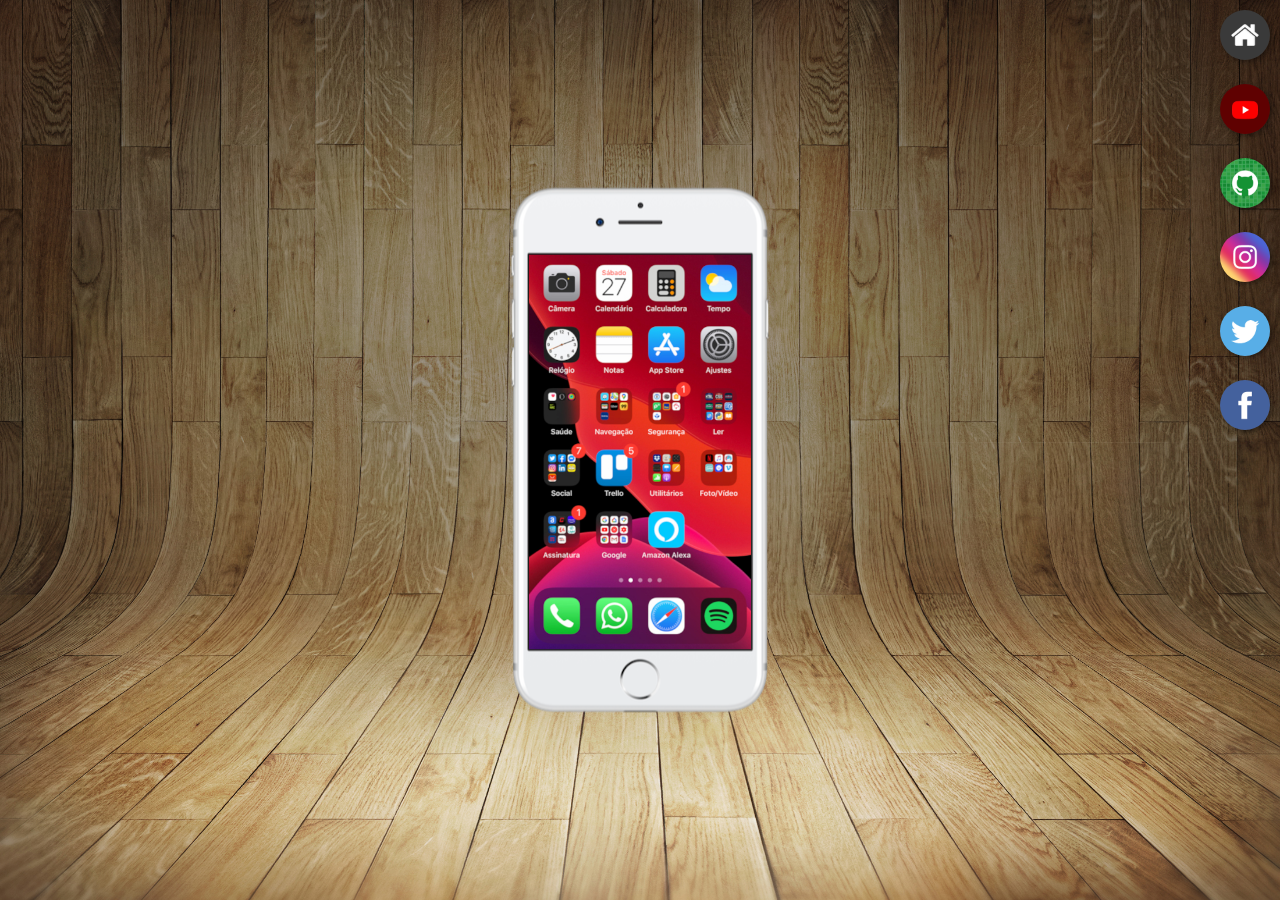
<file: index.html>
<!DOCTYPE html>
<html lang="pt-br">
<head>
    <meta charset="UTF-8">
    <meta http-equiv="X-UA-Compatible" content="IE=edge">
    <meta name="viewport" content="width=device-width, initial-scale=1.0">
    <link rel="shortcut icon" href="favicon.ico" type="image/x-icon">
    <link rel="stylesheet" href="estilos/style.css">
    <title>Projeto Redes Sociais</title>
</head>
<body>
    <main>
        <section id="telefone">
            <iframe src="home.html" name="tela" id="tela" frameborder="0">
                Seu navegador não é compatível com isso. Tente outro navegador
            </iframe>

        </section>

        <section id="redes-sociais">
            <a href="home.html" target="tela"><img src="imagens/logo-home.jpg" alt="Home"></a><br>
            <a href="youtube.html" target="tela"><img src="imagens/logo-youtube.jpg" alt="Youtube"></a><br>
            <a href="github.html" target="tela"><img src="imagens/logo-github.jpg" alt="GitHub"></a><br>
            <a href="instagram.html" target="tela"><img src="imagens/logo-instagram.jpg" alt="Instagram"></a><br>
            <a href="twitter.html" target="tela"><img src="imagens/logo-twitter.jpg" alt="Twitter"></a><br>
            <a href="facebook.html" target="tela"><img src="imagens/logo-facebook.jpg" alt="Facebook"></a>

        </section>
    </main>
    
</body>
</html>
</file>
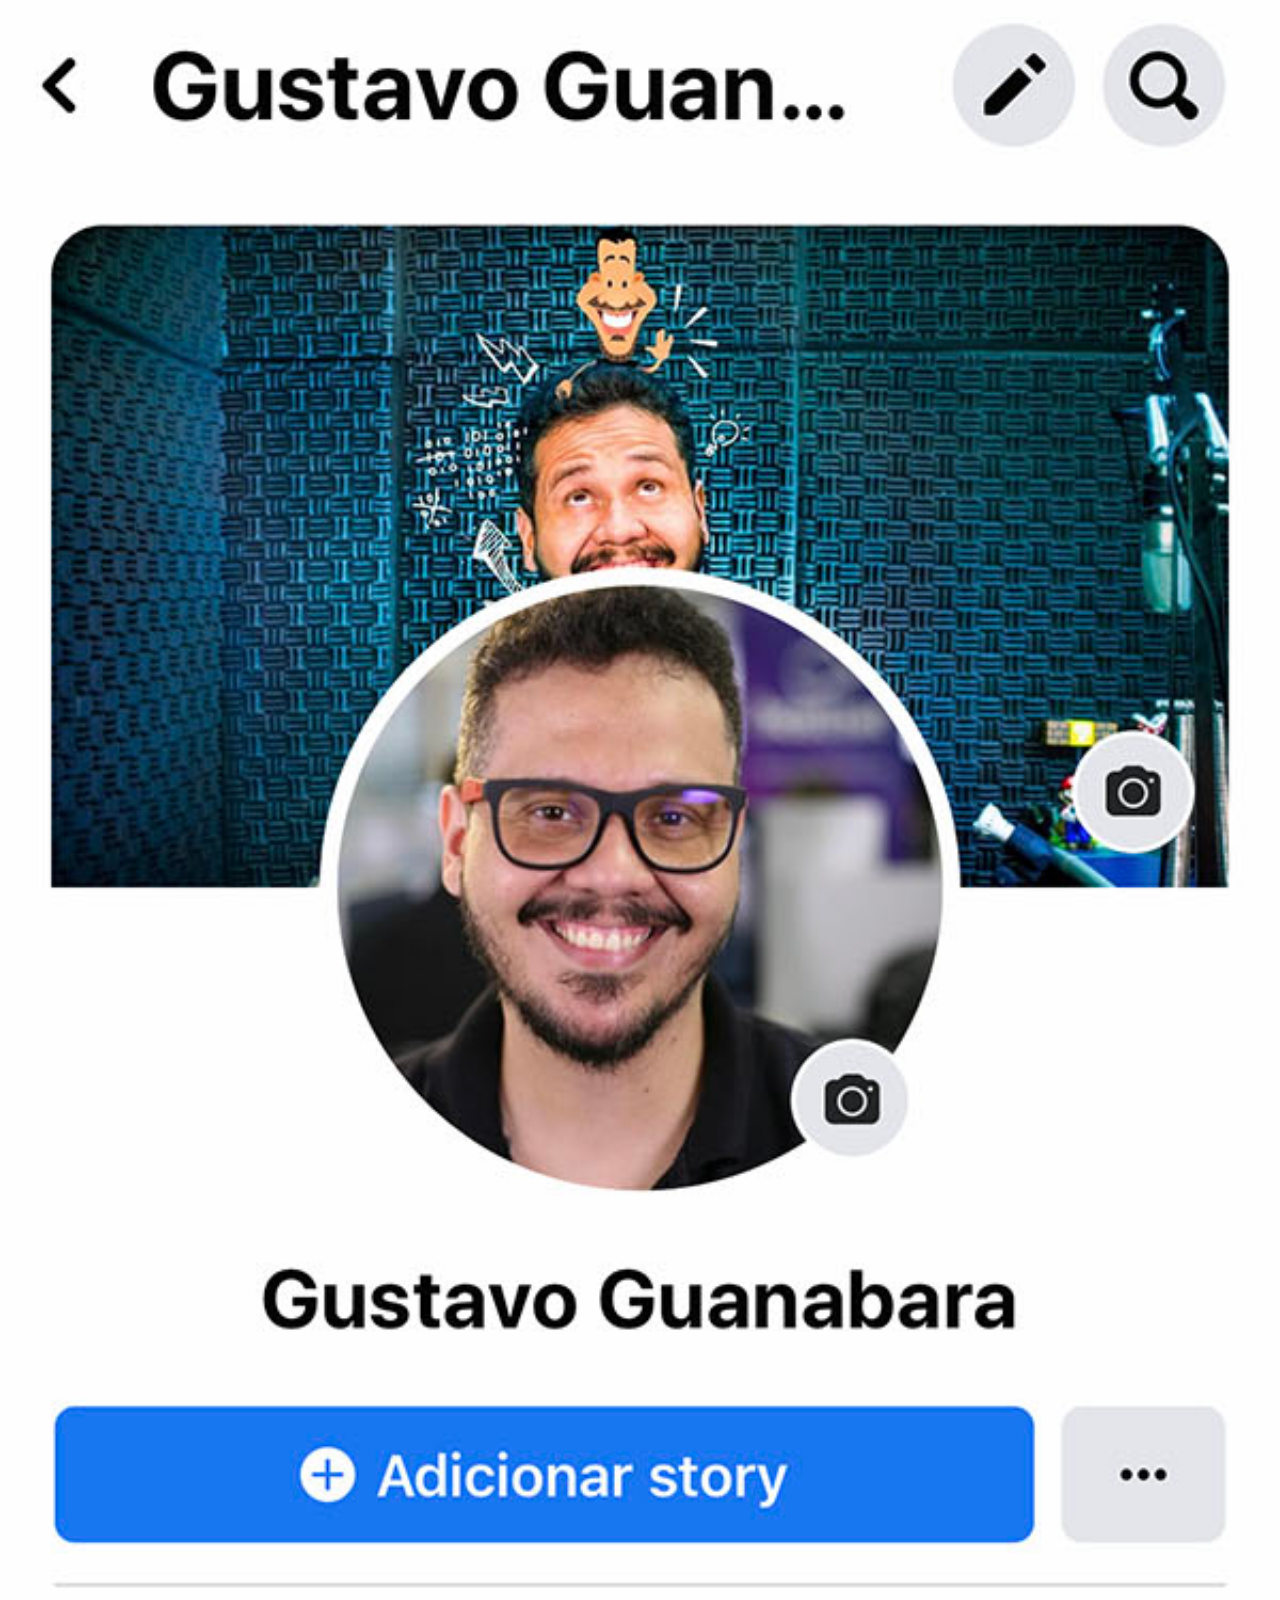
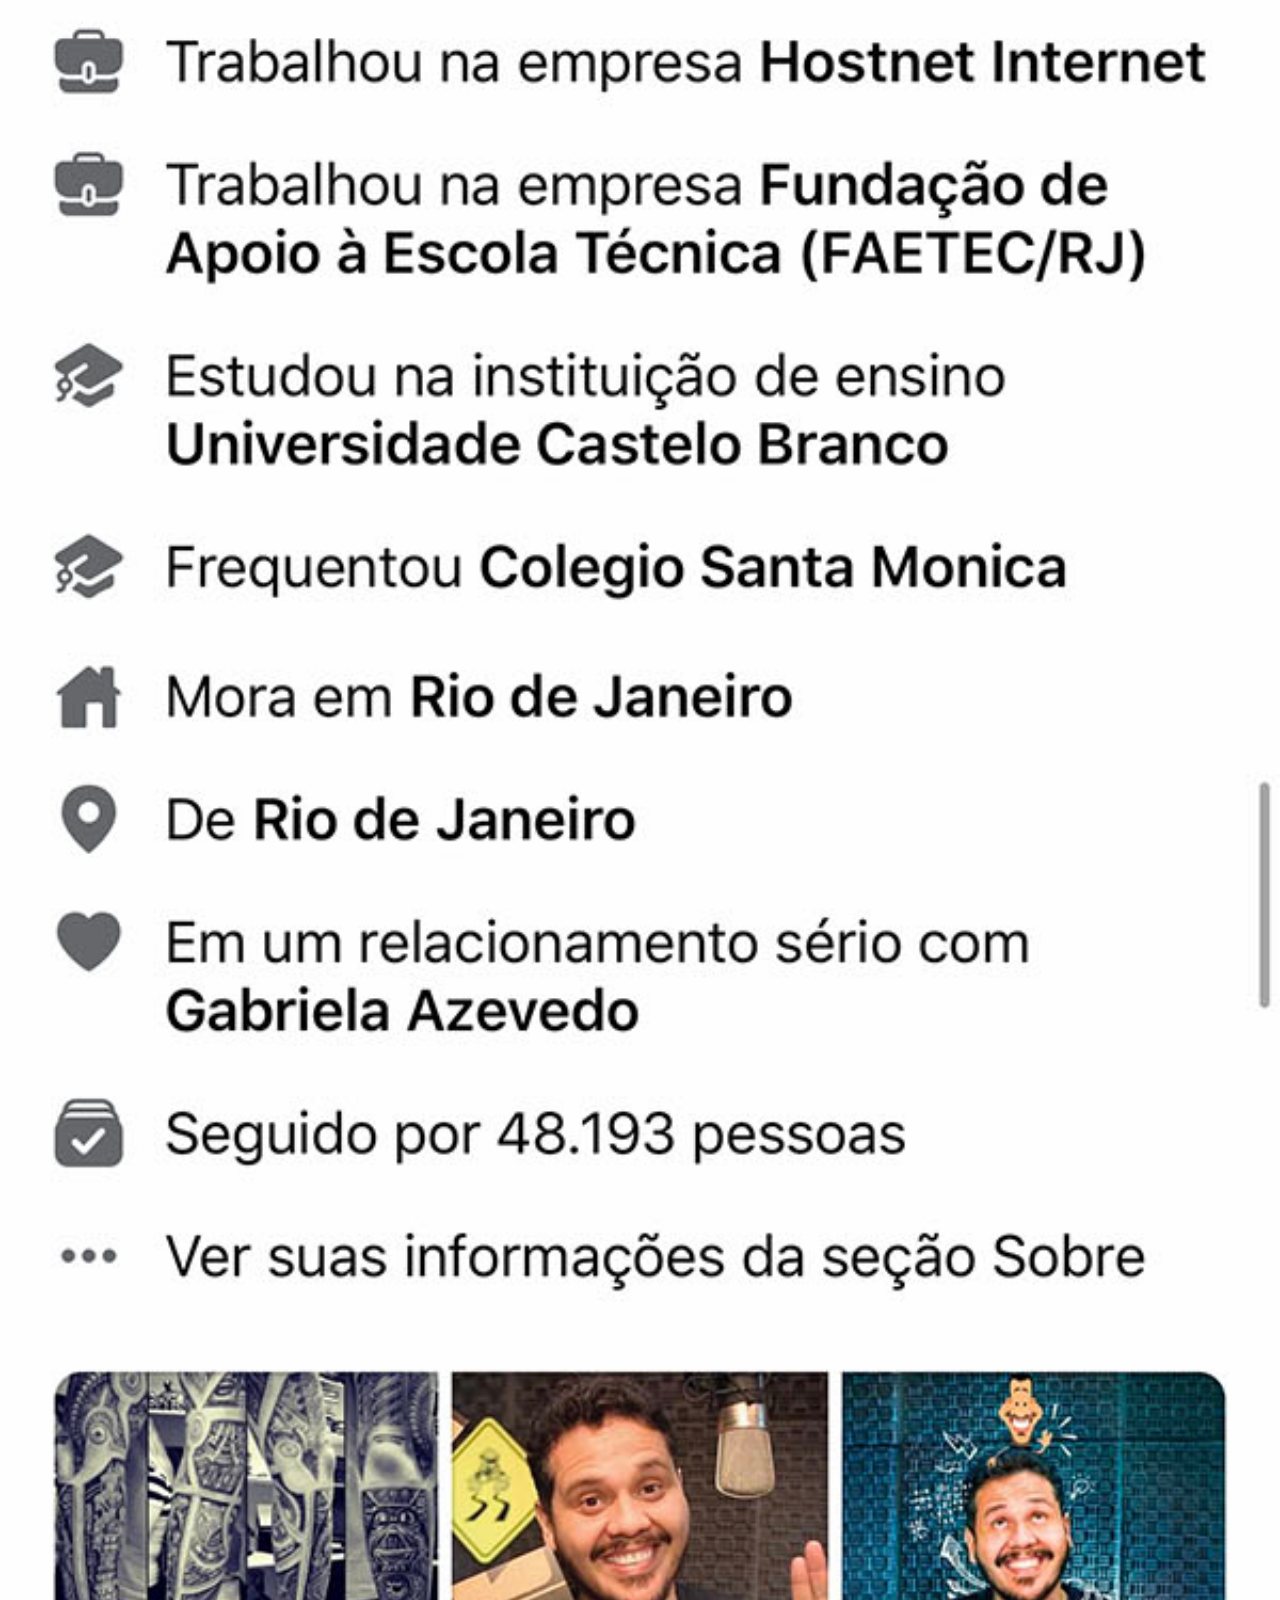
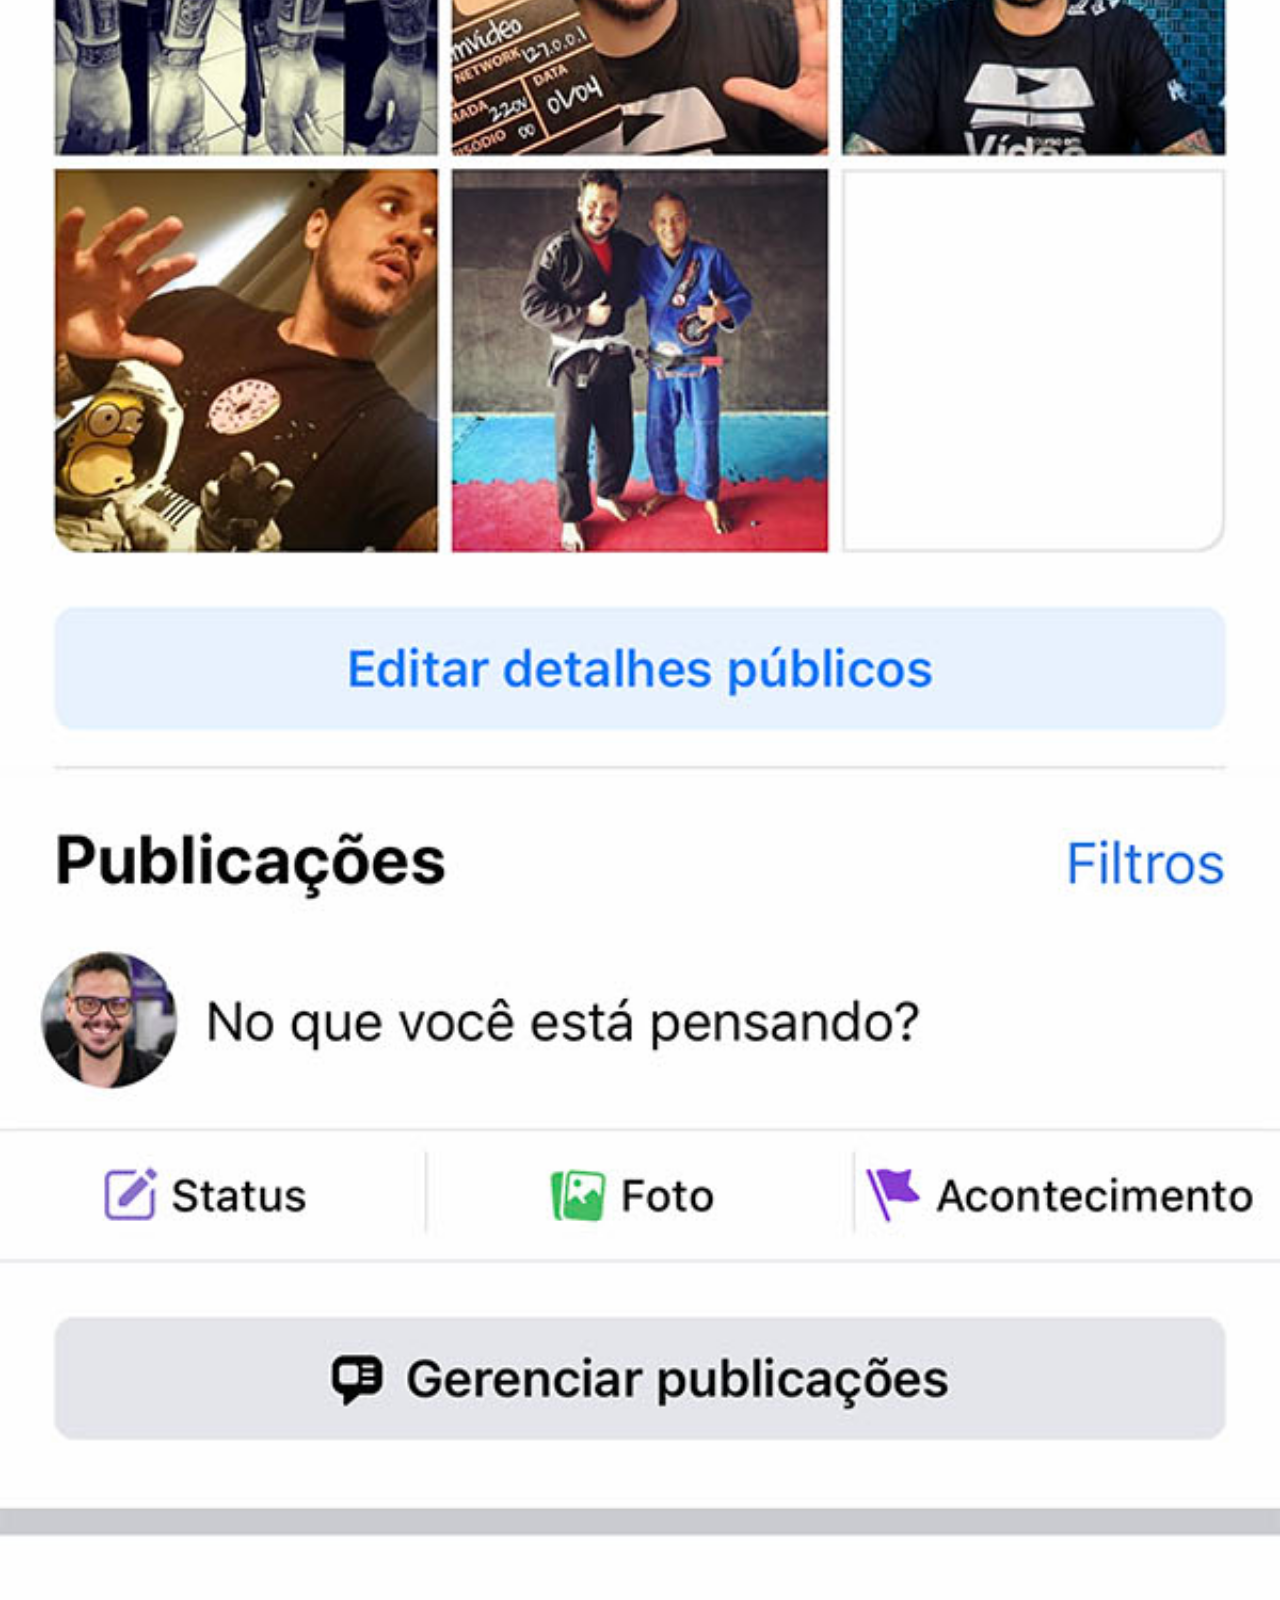
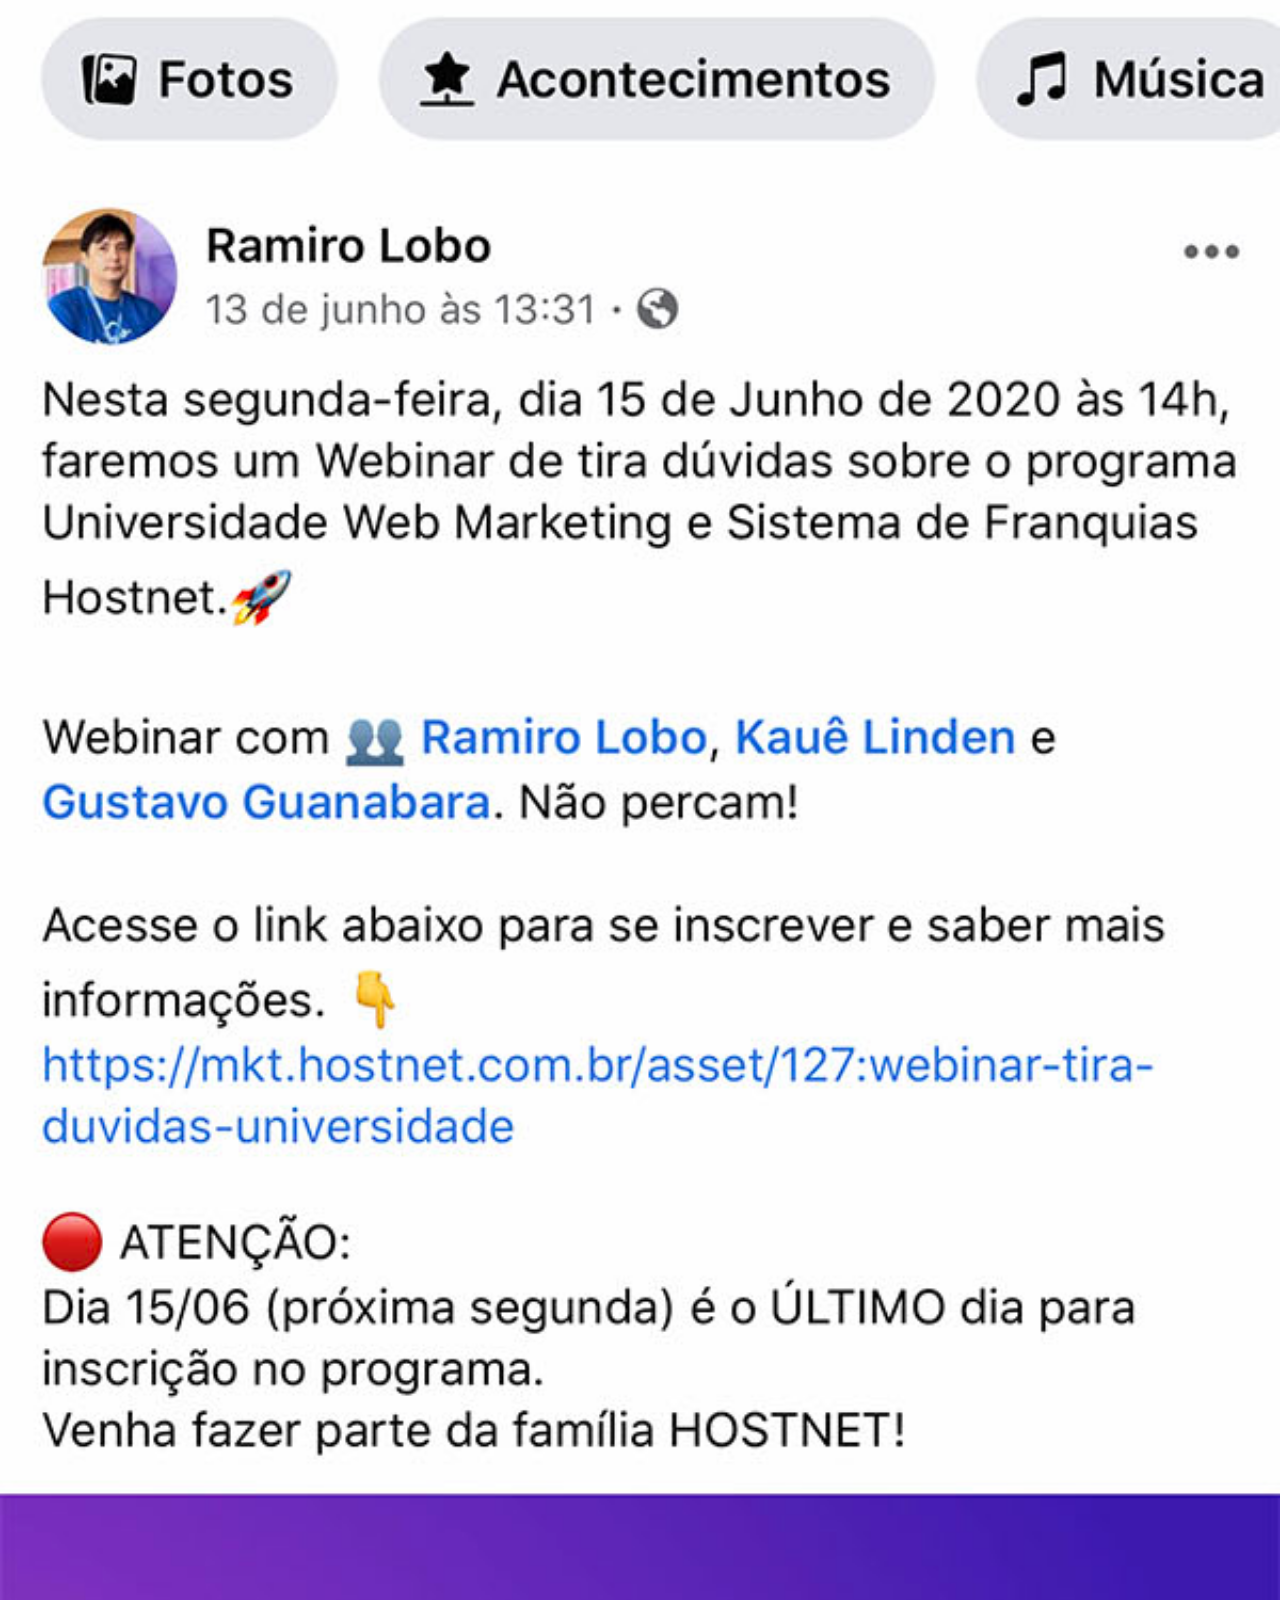
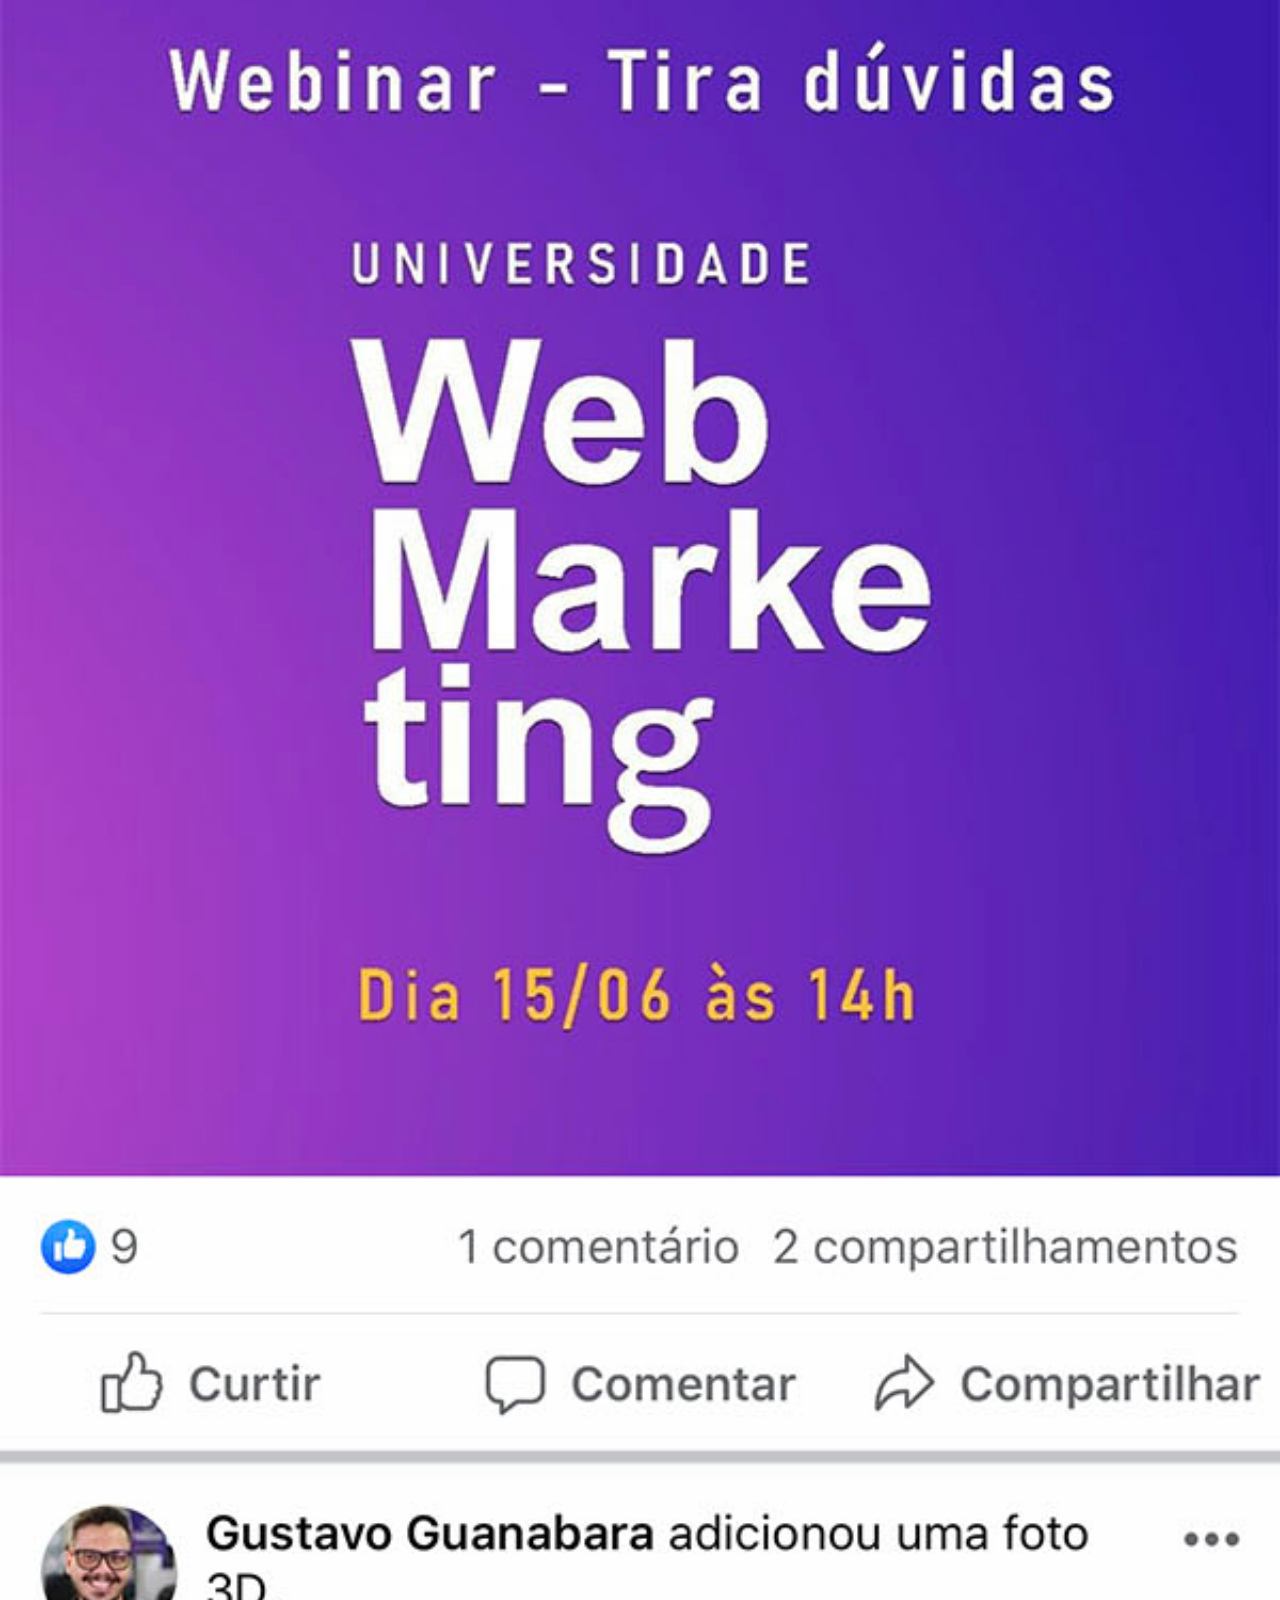
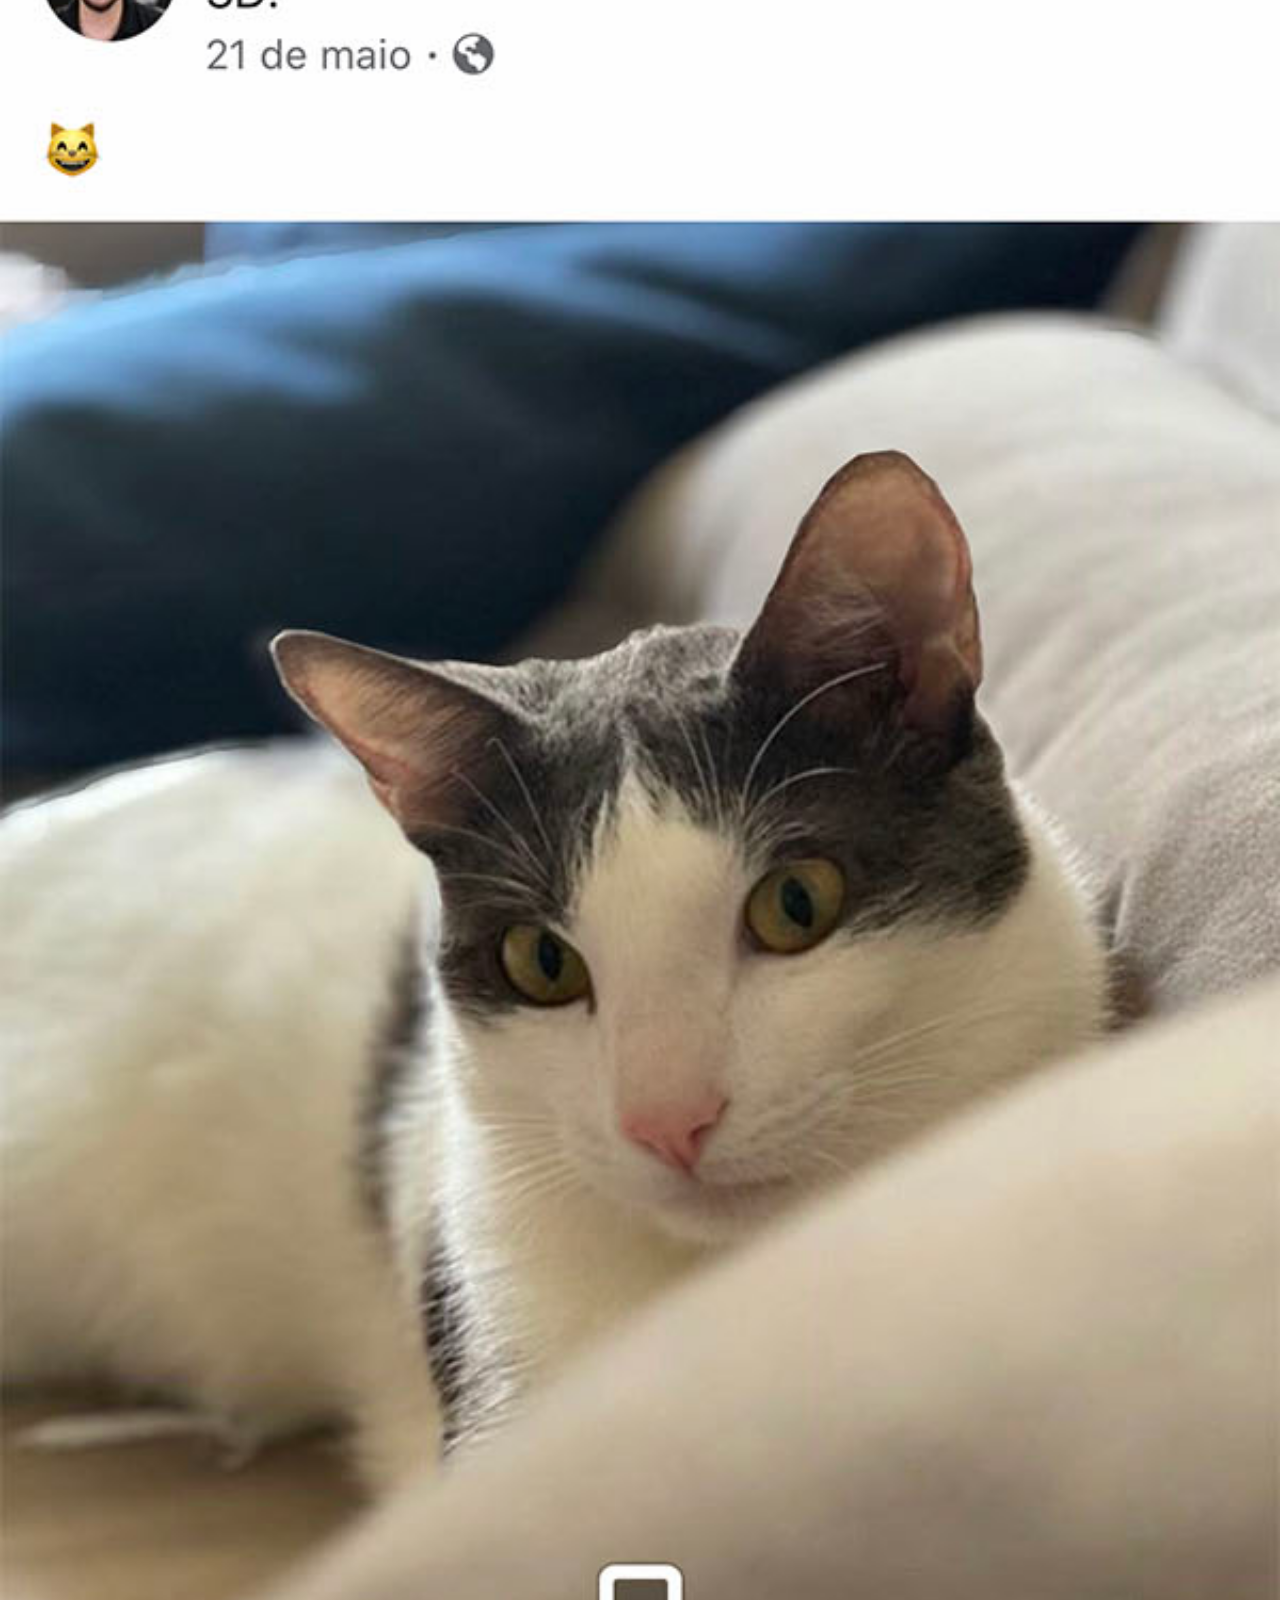
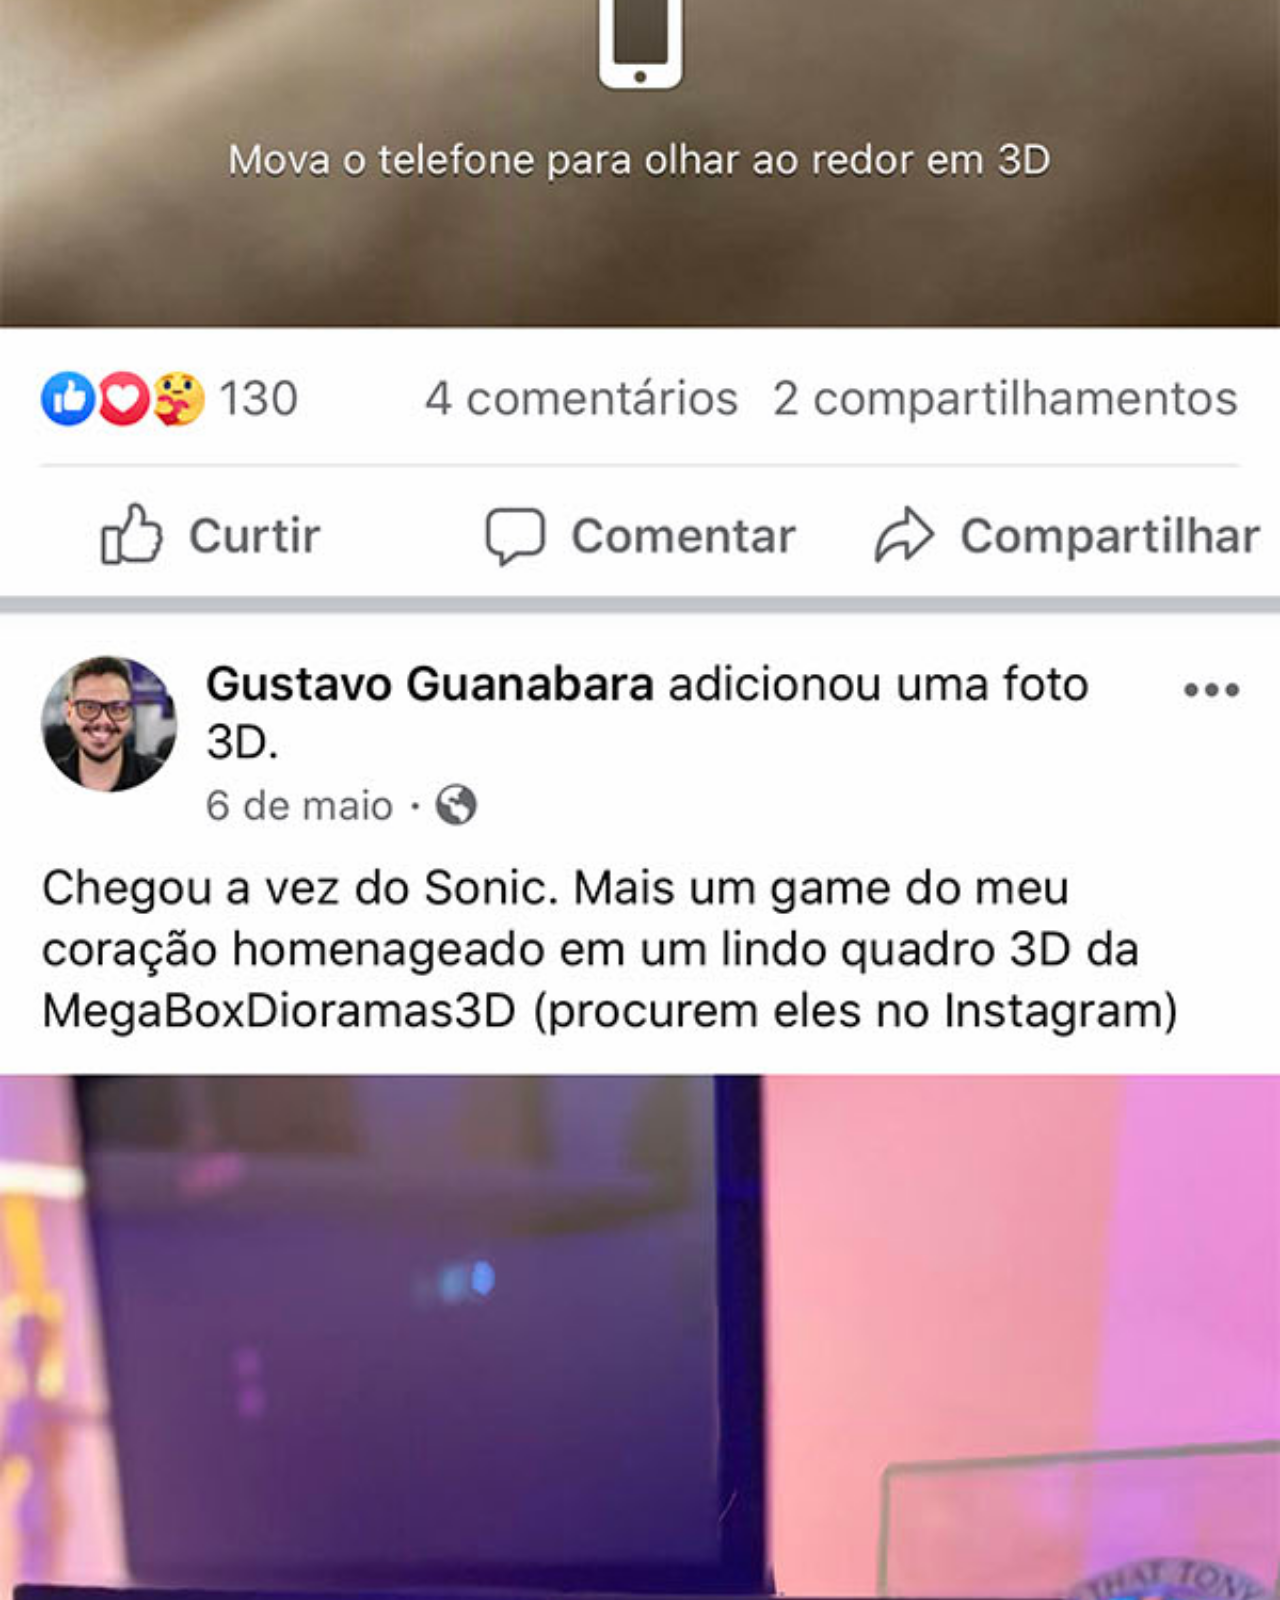
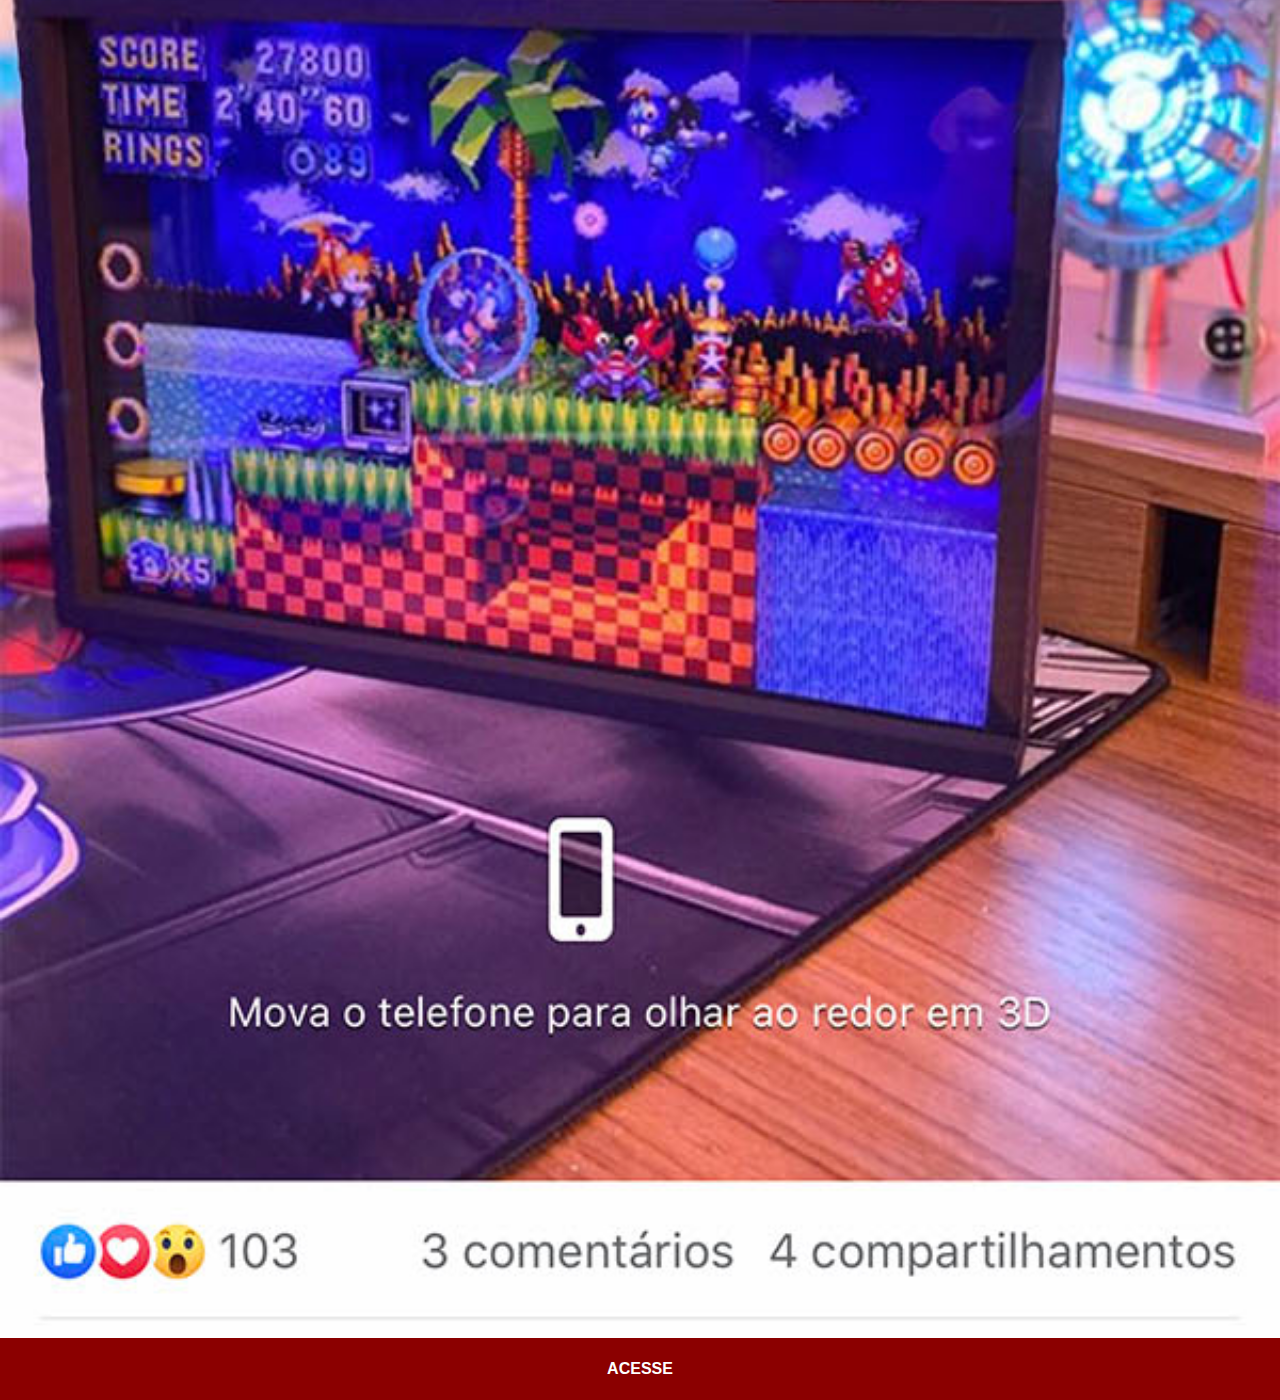
<file: facebook.html>
<!DOCTYPE html>
<html lang="pt-br">
<head>
    <meta charset="UTF-8">
    <meta http-equiv="X-UA-Compatible" content="IE=edge">
    <meta name="viewport" content="width=device-width, initial-scale=1.0">
    <title>Facebook</title>
    <link rel="stylesheet" href="estilos/social.css">
</head>
<body>
    <img src="imagens/tela-facebook.jpg" alt="Facebook">
    <a href="https://eu-es.facebook.com/gustavoguanabara/" target="_blank">ACESSE</a>
    
</body>
</html>
</file>
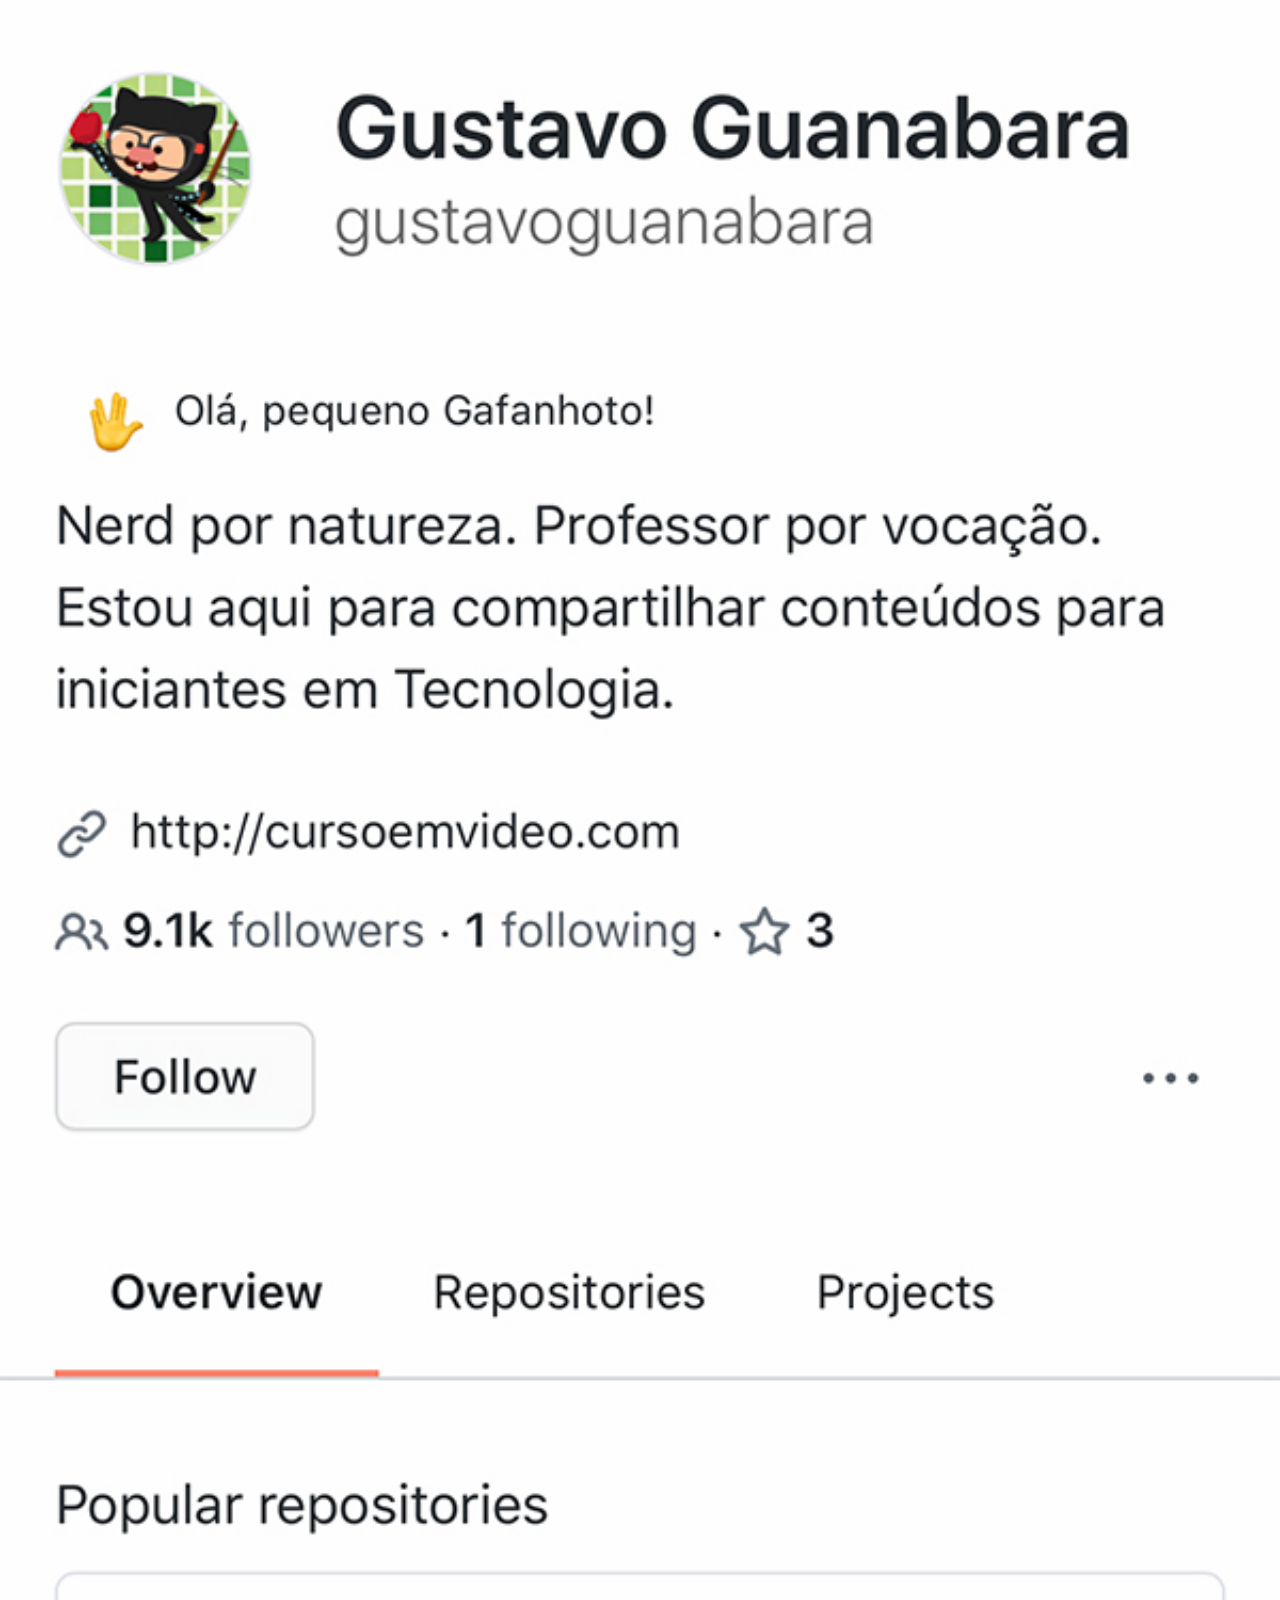
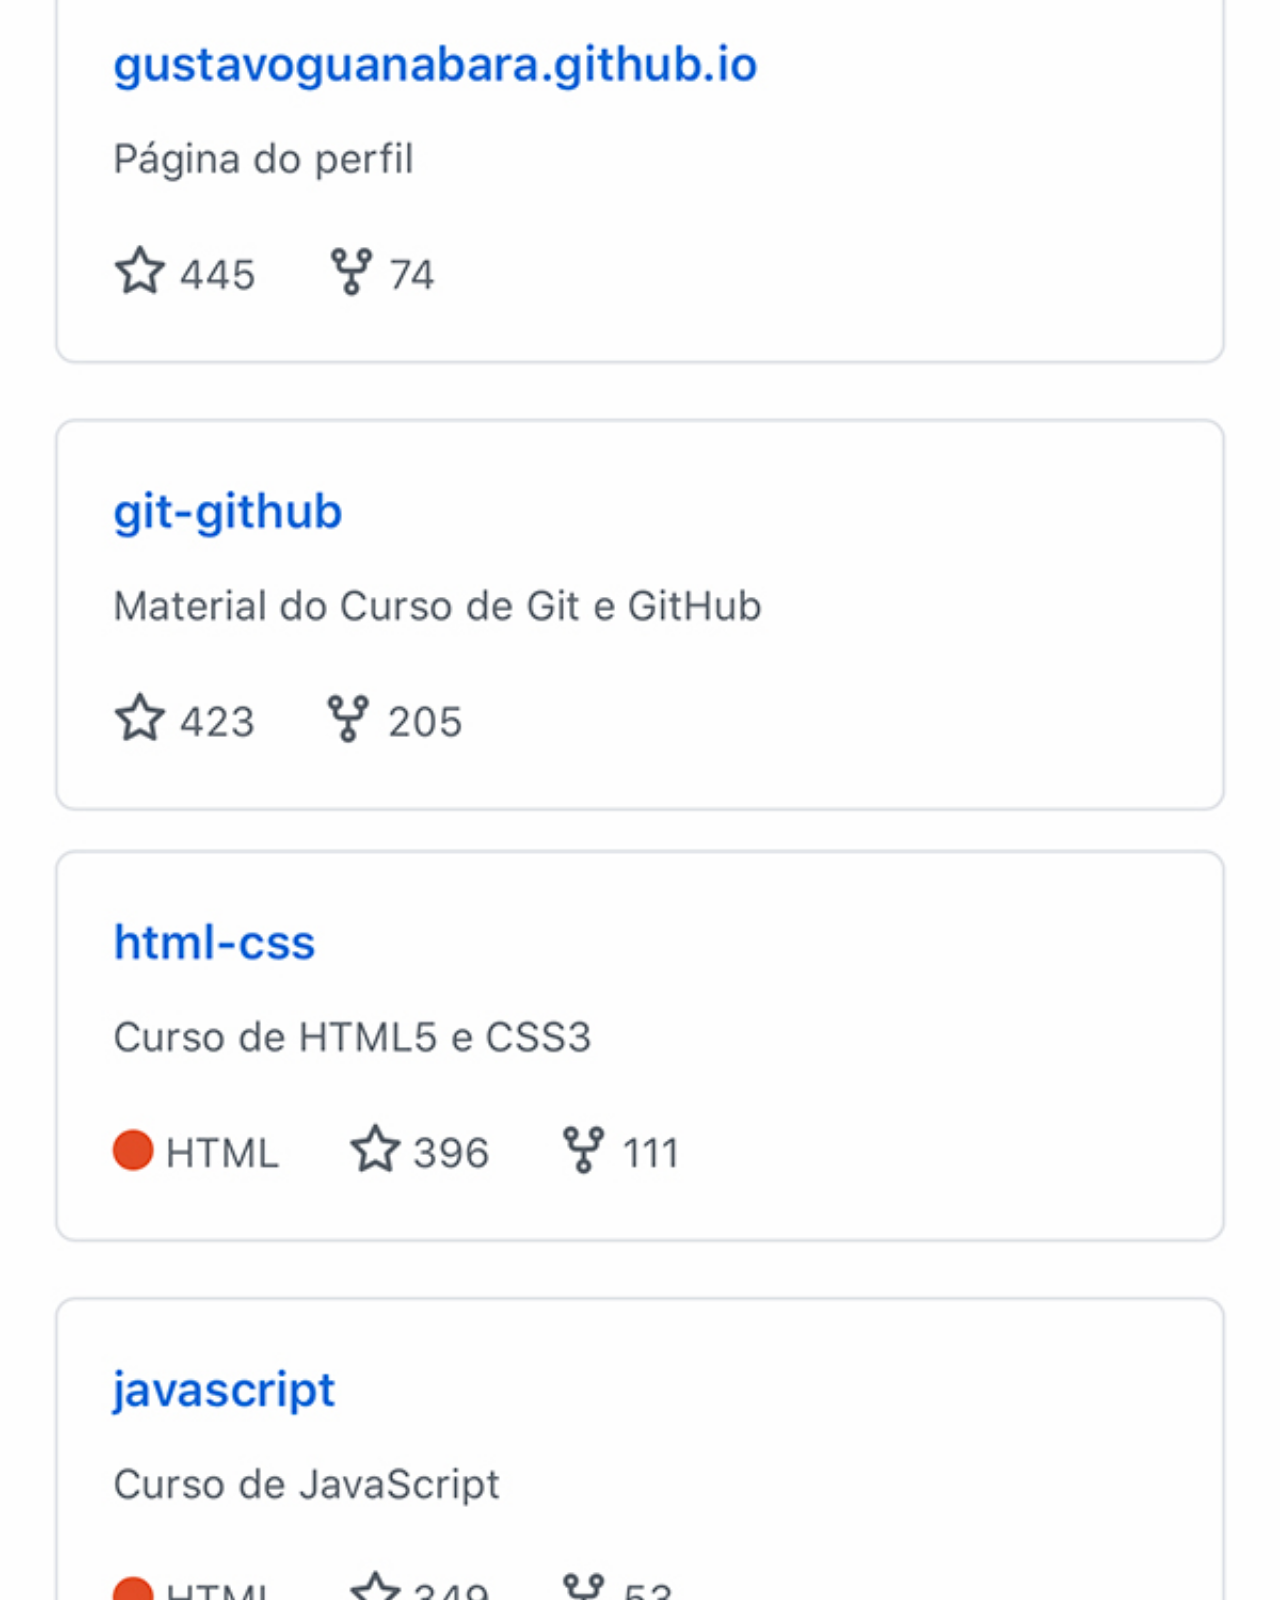
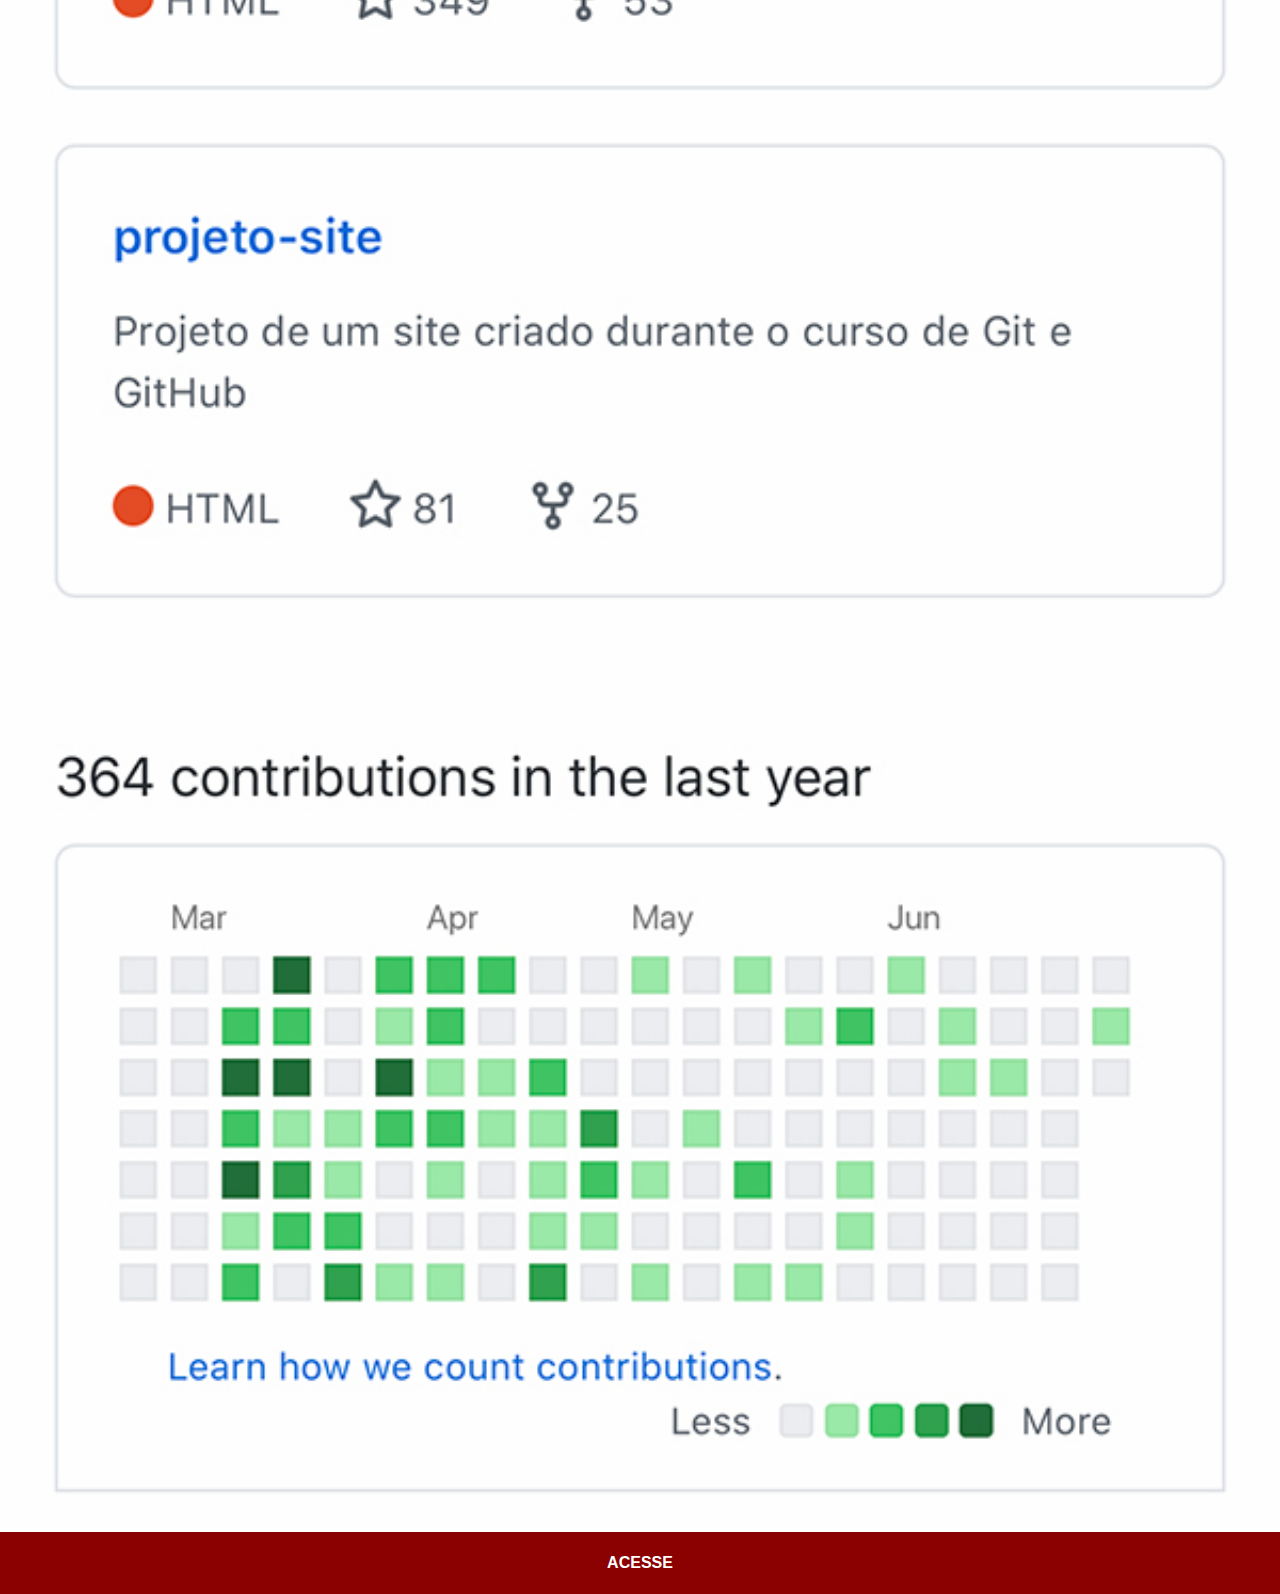
<file: github.html>
<!DOCTYPE html>
<html lang="pt-br">
<head>
    <meta charset="UTF-8">
    <meta http-equiv="X-UA-Compatible" content="IE=edge">
    <meta name="viewport" content="width=device-width, initial-scale=1.0">
    <title>GitHub</title>
    <link rel="stylesheet" href="estilos/social.css">
    
</head>
<body>
    <img src="imagens/tela-github.jpg" alt="GitHub">
    <a href="https://github.com/gustavoguanabara" target="_blank">ACESSE</a>
    
</body>
</html>
</file>
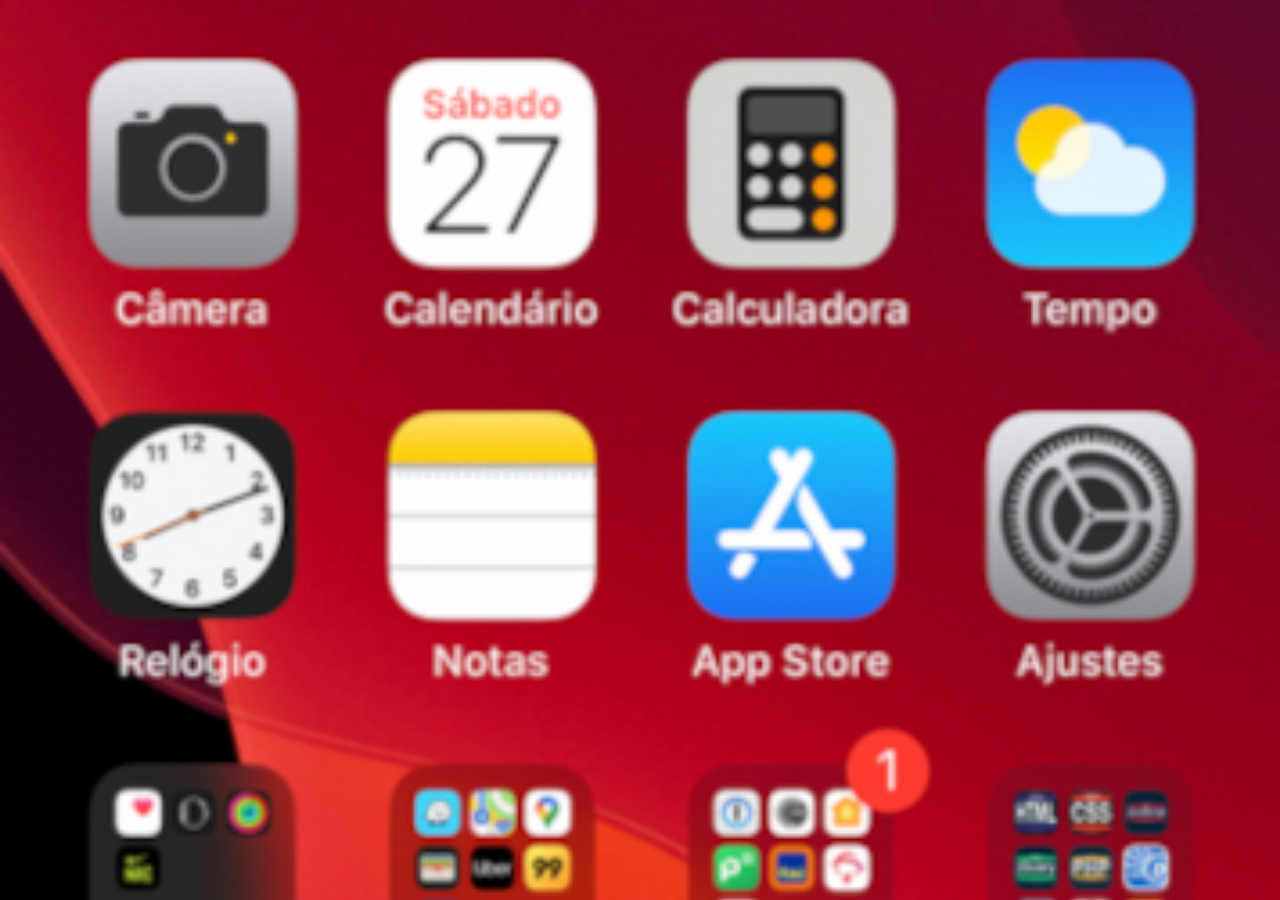
<file: home.html>
<!DOCTYPE html>
<html lang="en">
<head>
    <meta charset="UTF-8">
    <meta http-equiv="X-UA-Compatible" content="IE=edge">
    <meta name="viewport" content="width=device-width, initial-scale=1.0">
    <title>Home</title>
    <style>
        *{
            margin: 0px;
            padding: 0px;
        }

        body{
            width: 100vw;
            height: 100vh;
            background: black url('imagens/tela-homemenor.jpg') no-repeat top center;
            background-size: cover;
        }
    </style>
</head>
<body>
    
</body>
</html>
</file>
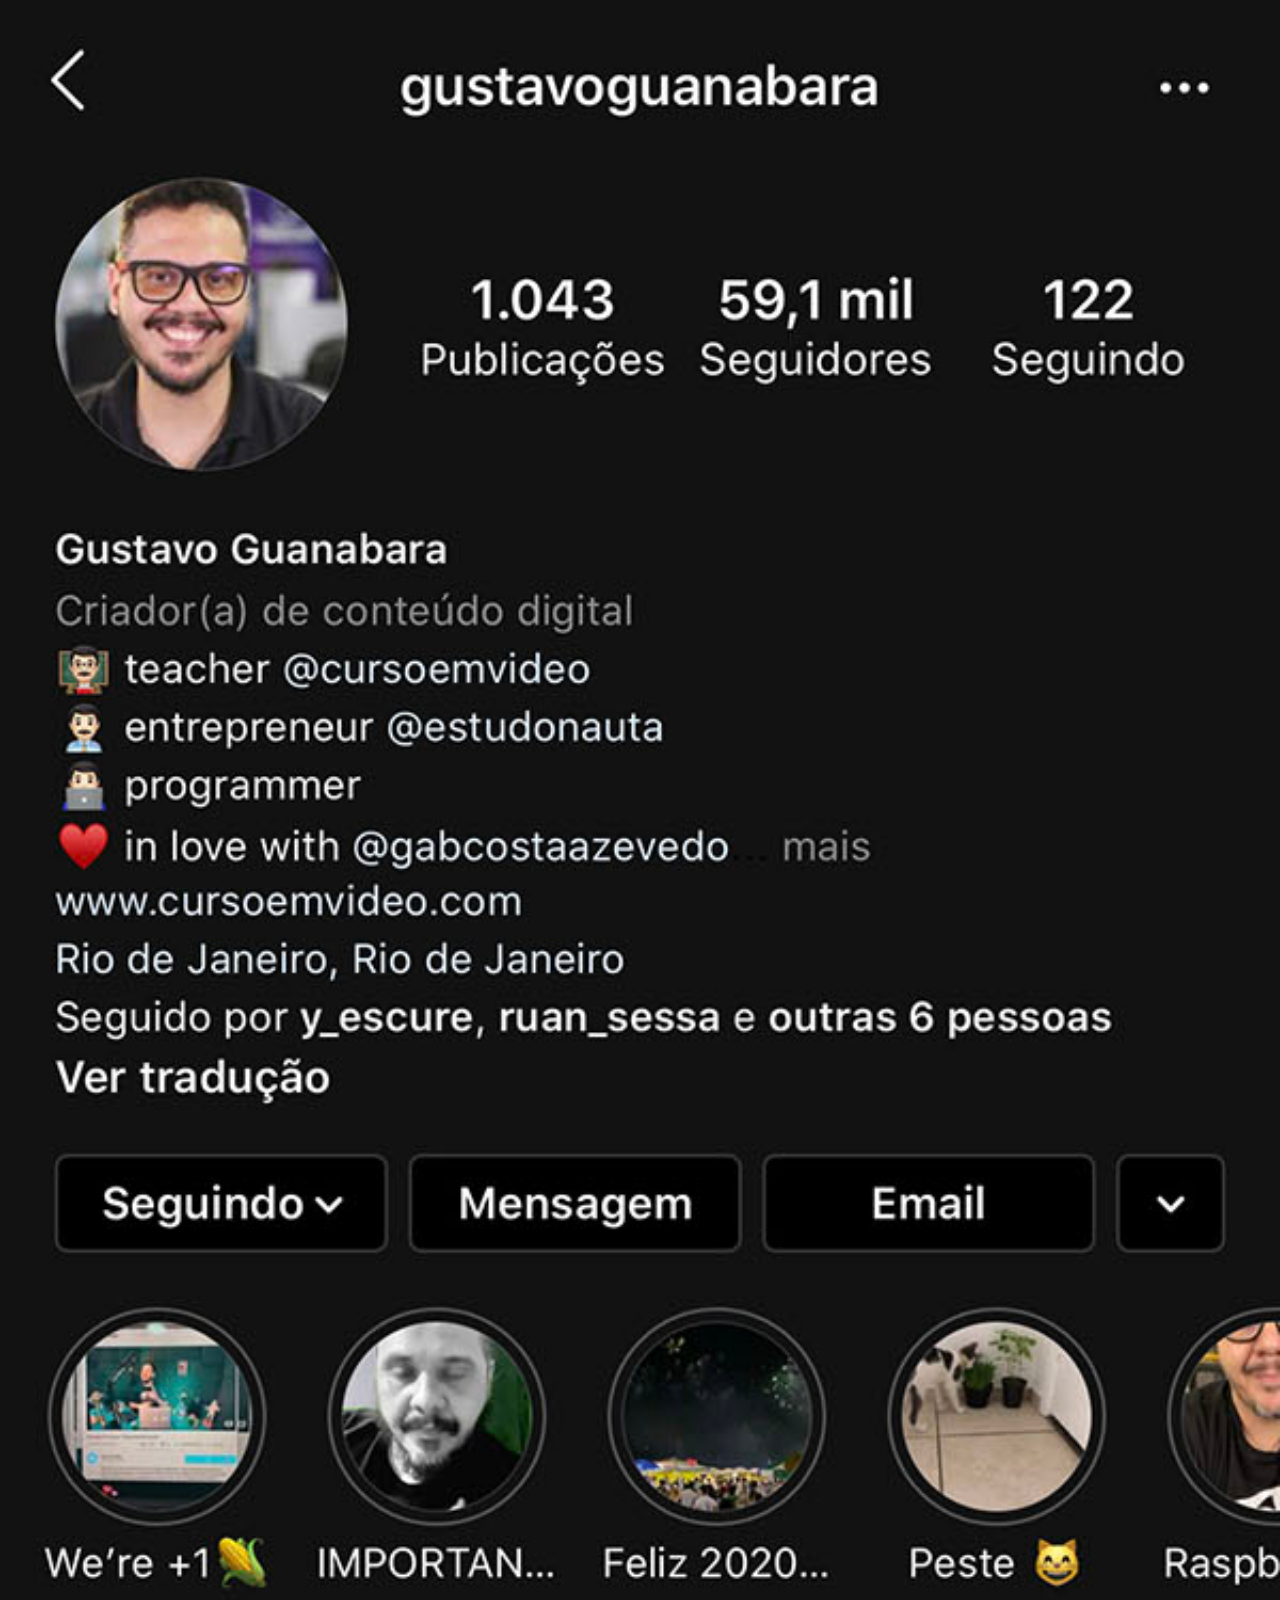
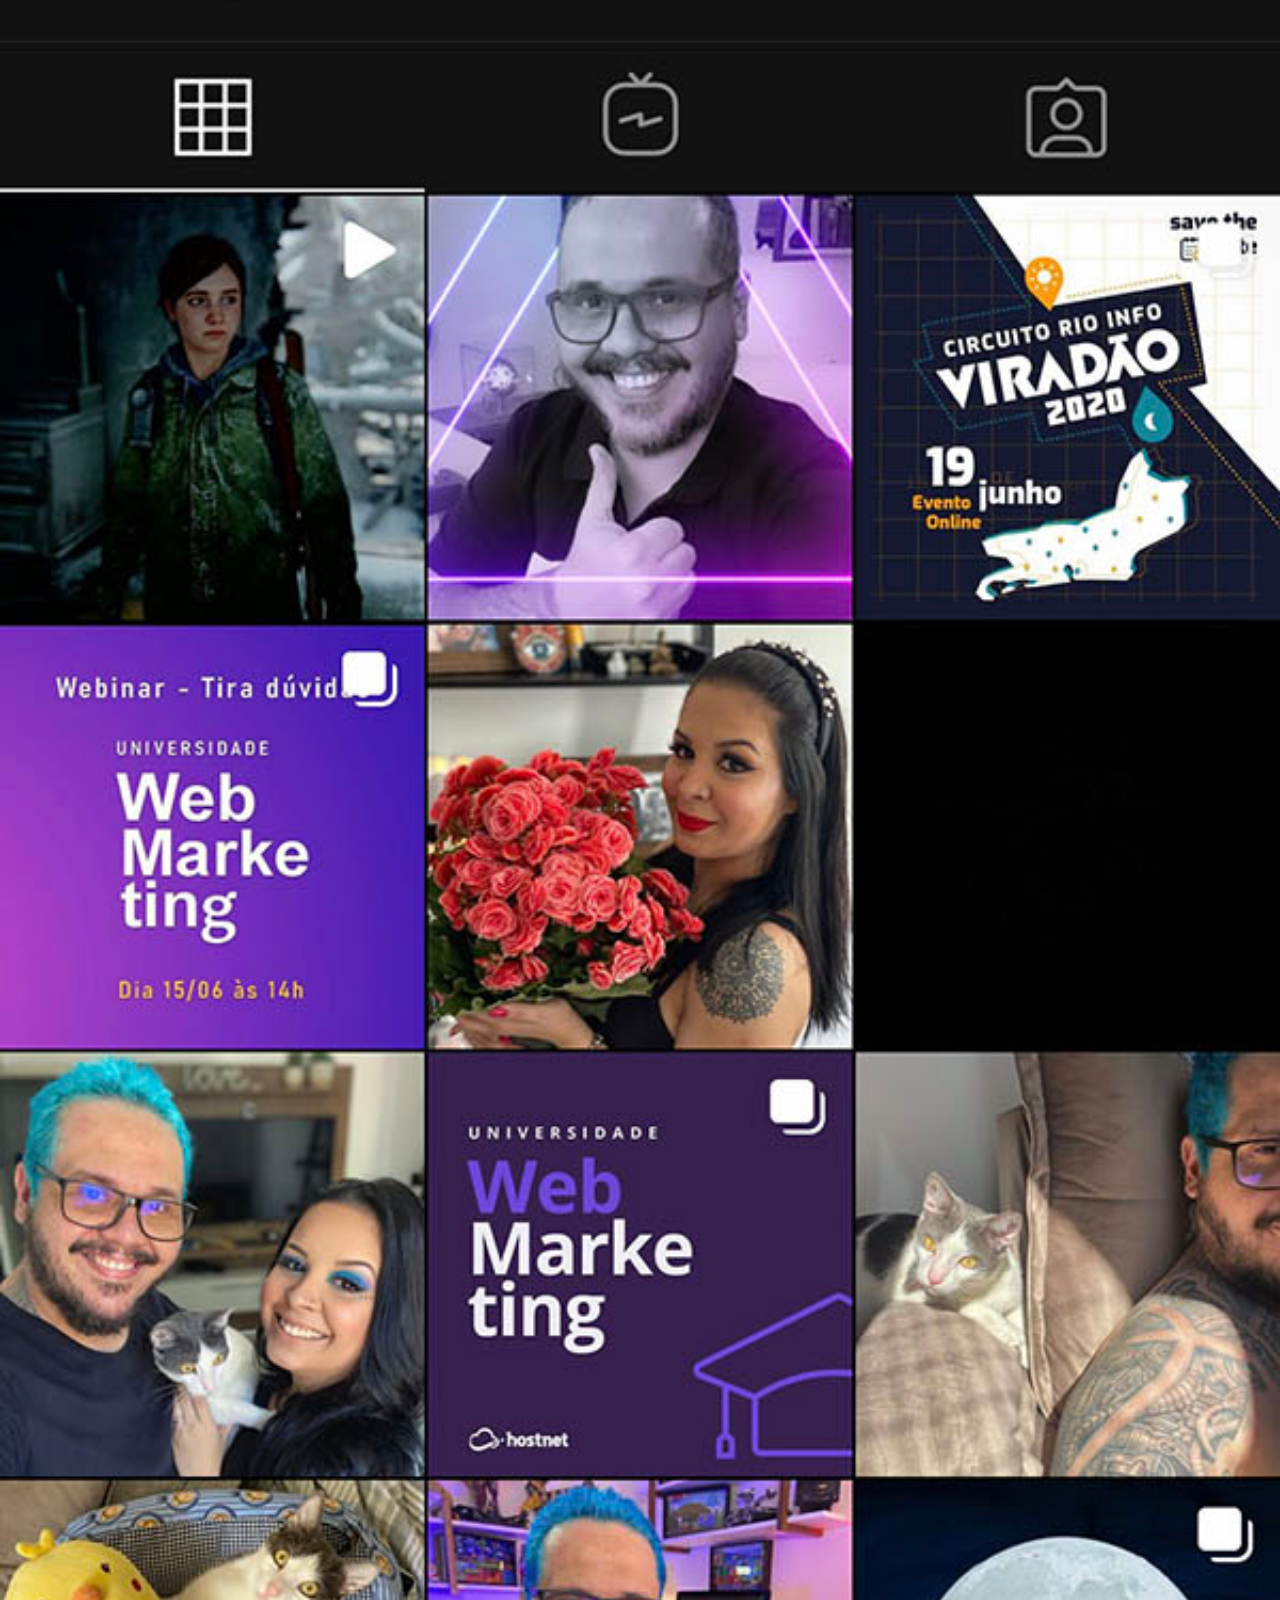
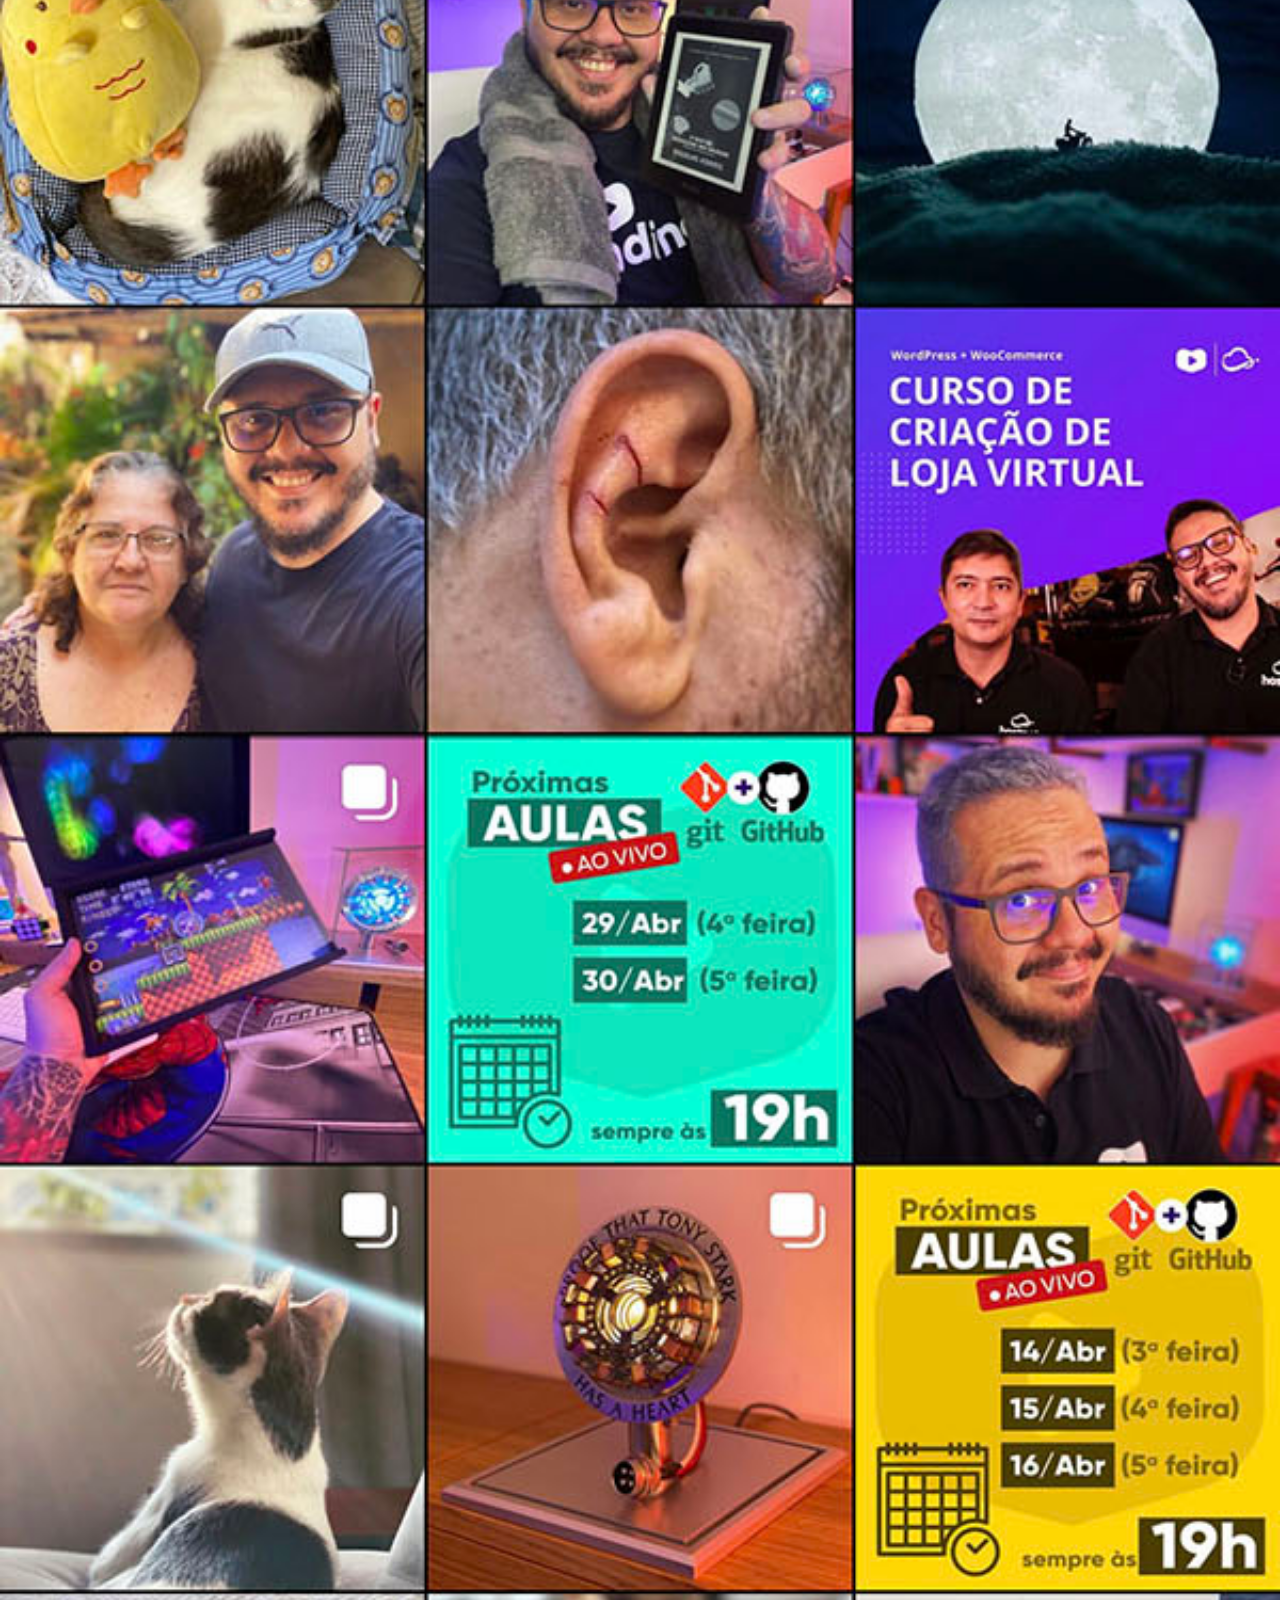
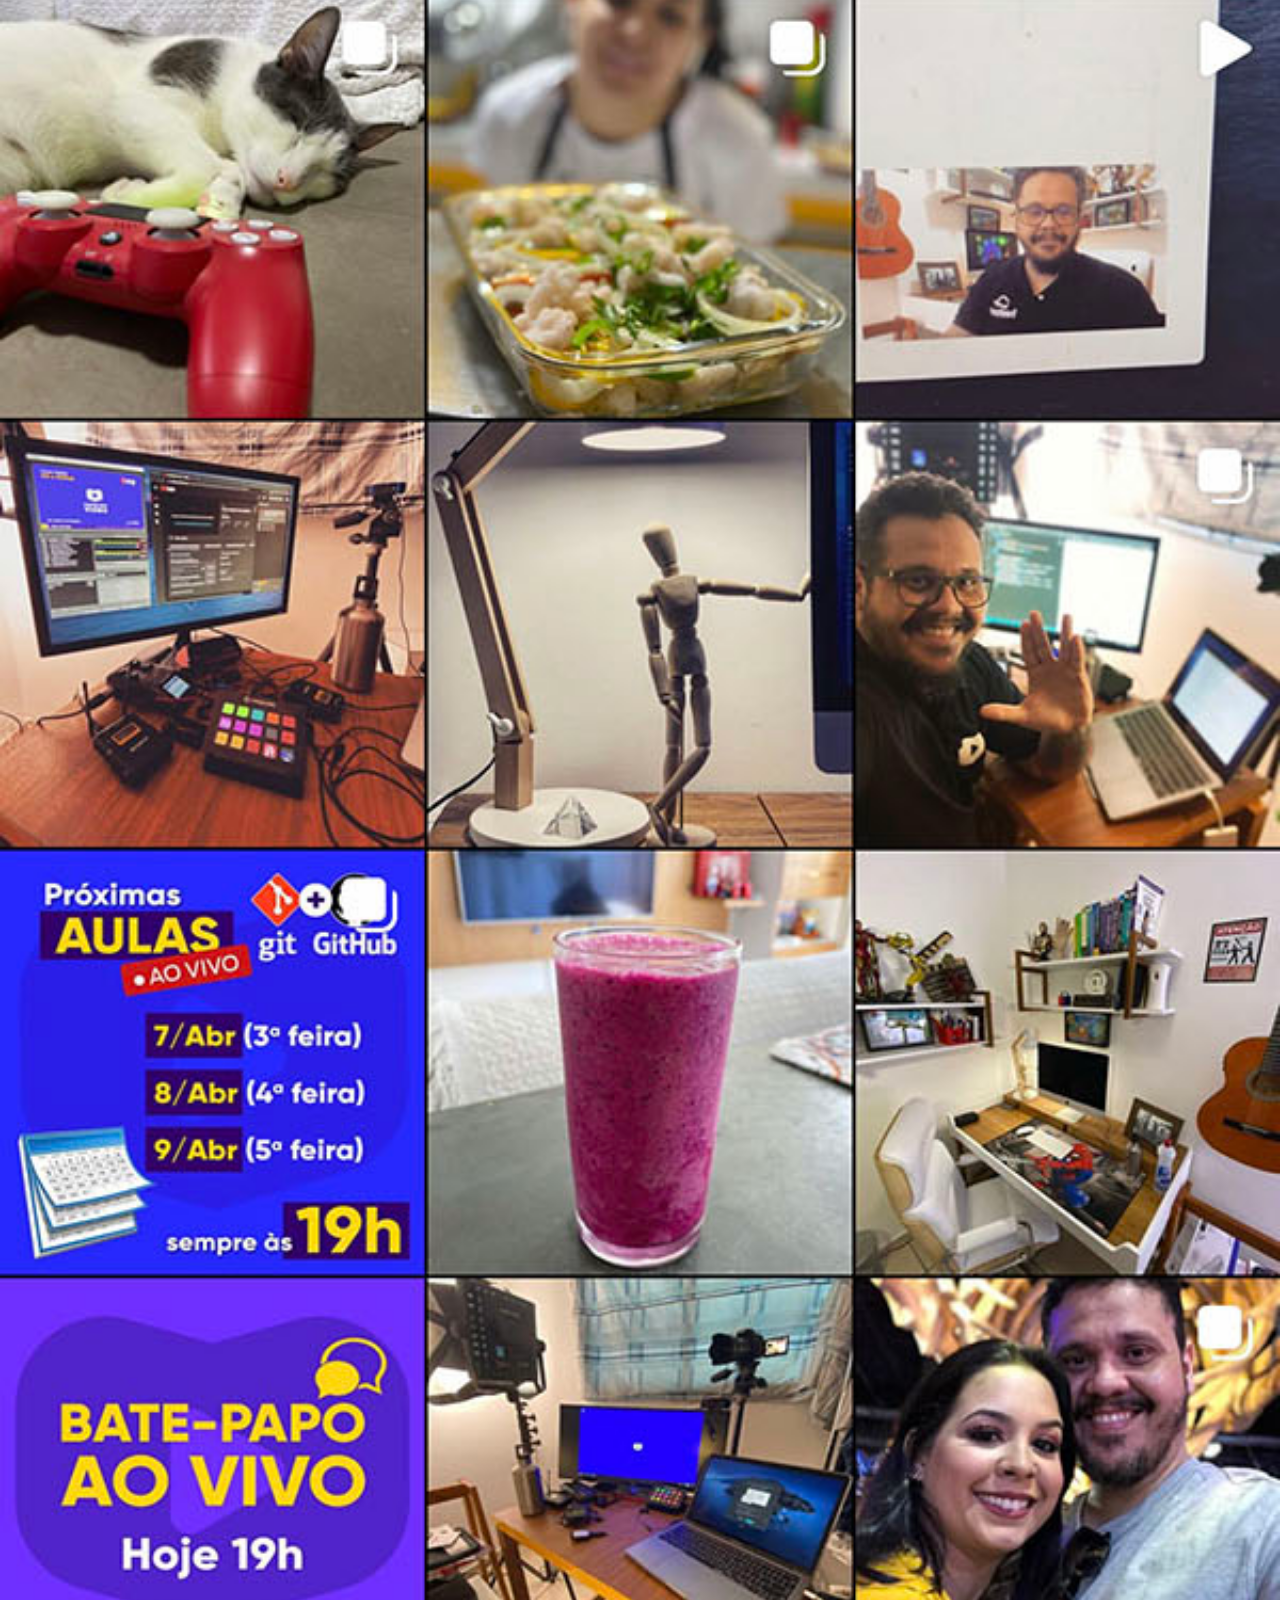
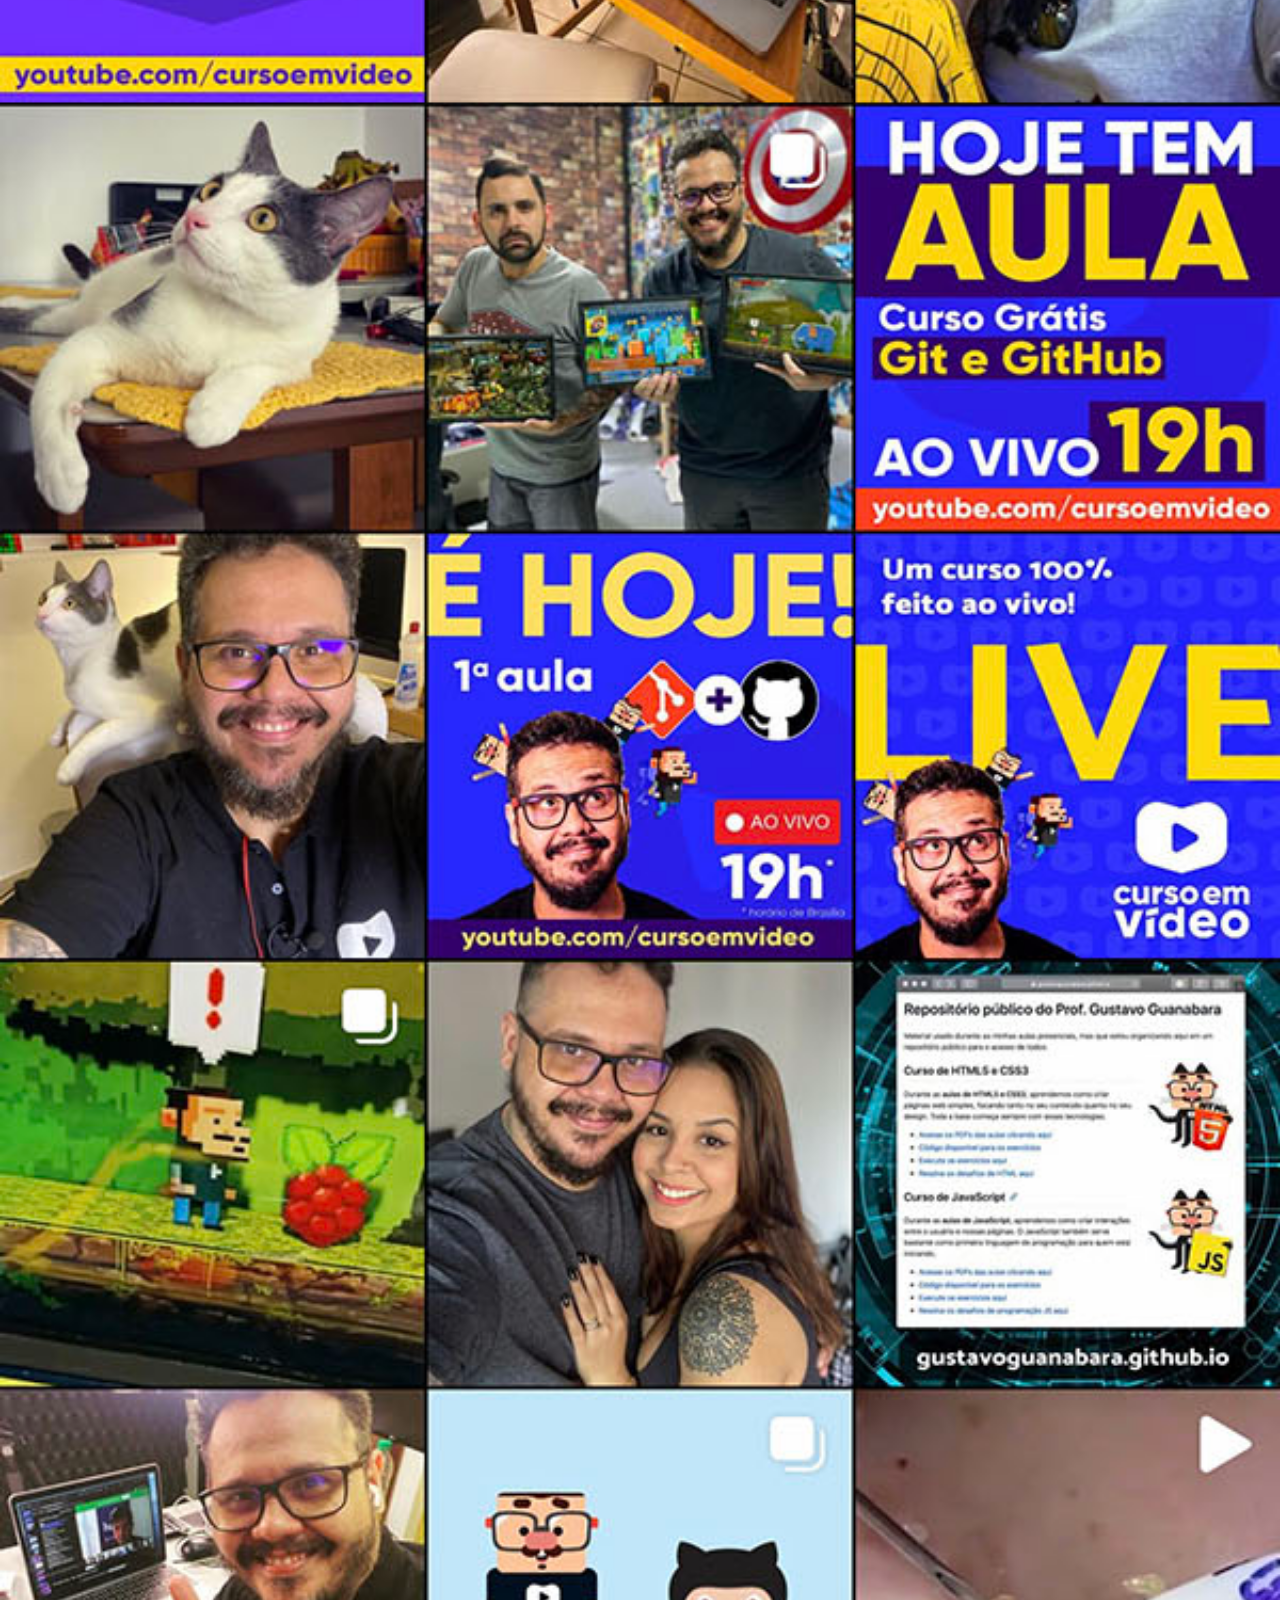
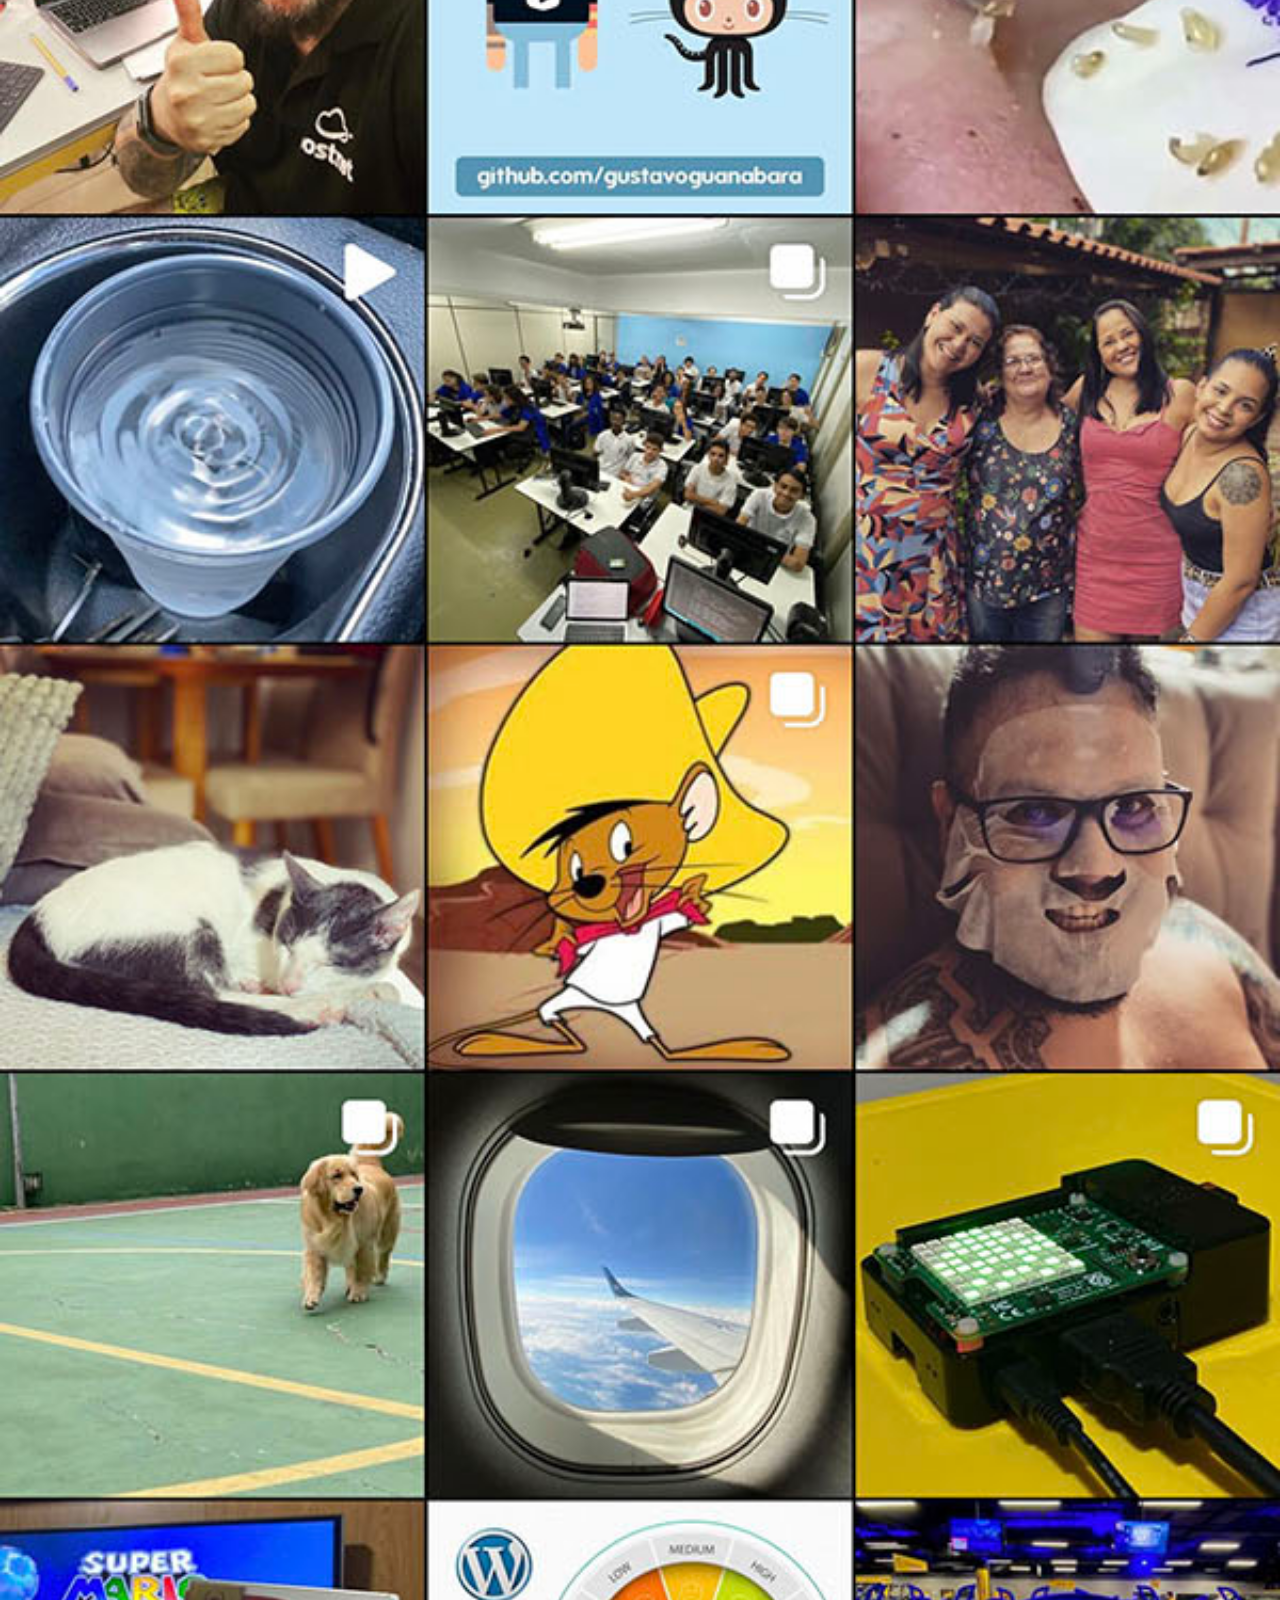
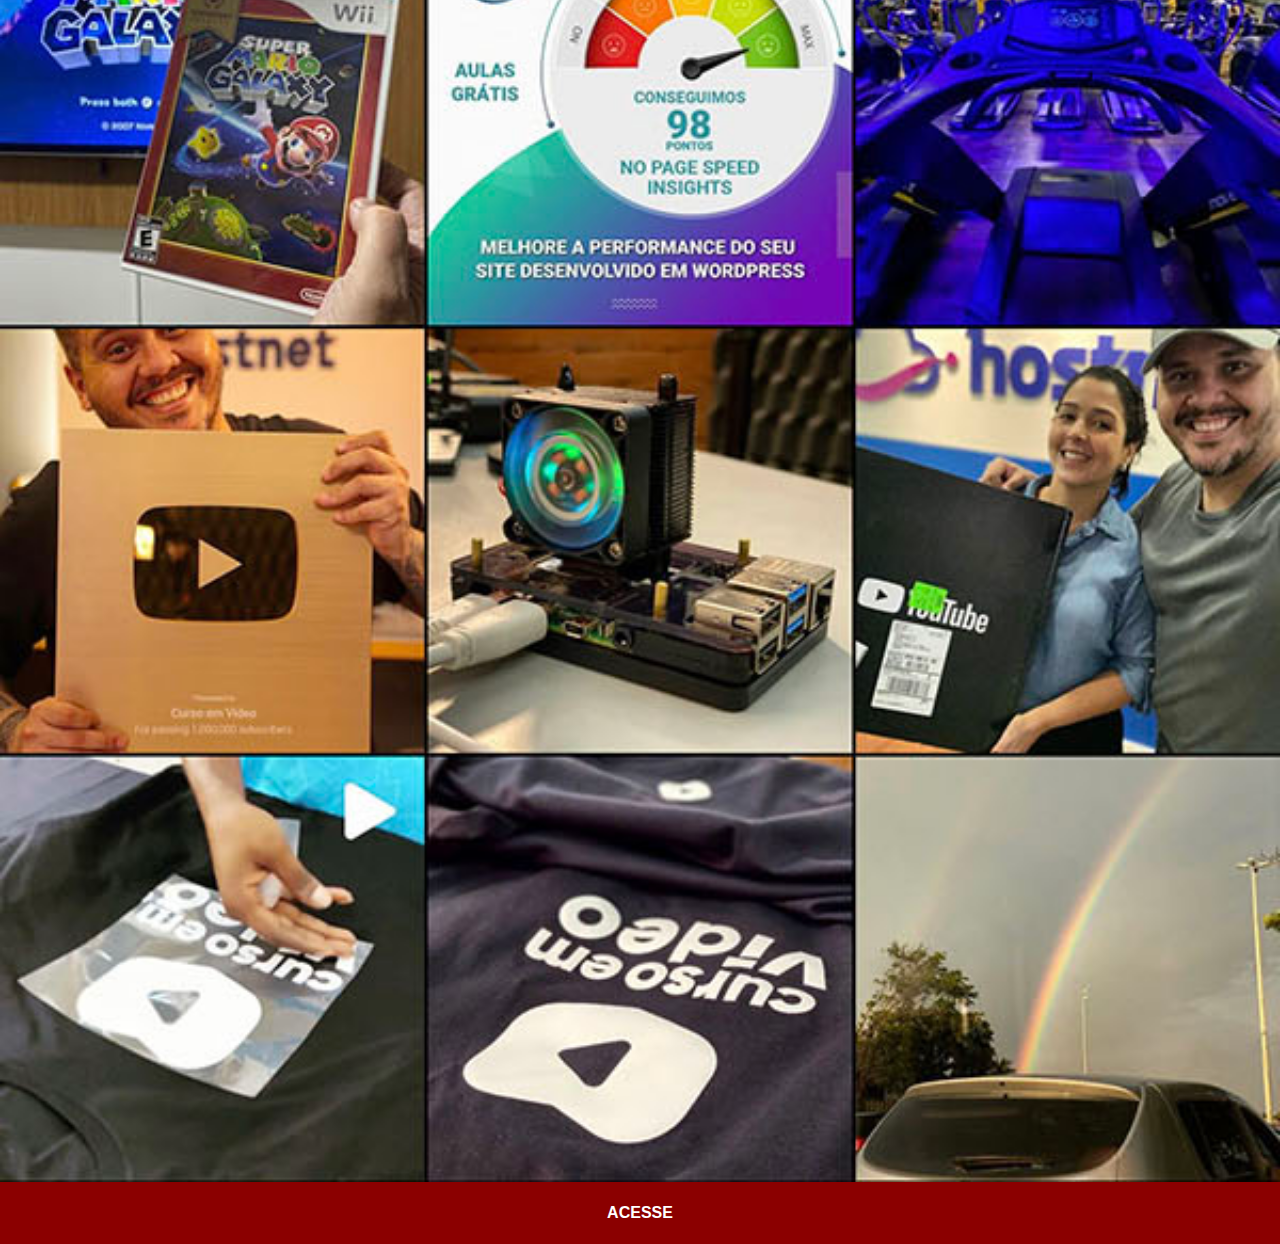
<file: instagram.html>
<!DOCTYPE html>
<html lang="pt-br">
<head>
    <meta charset="UTF-8">
    <meta http-equiv="X-UA-Compatible" content="IE=edge">
    <meta name="viewport" content="width=device-width, initial-scale=1.0">
    <title>Instagram</title>
    <link rel="stylesheet" href="estilos/social.css">
</head>
<body>
    <img src="imagens/tela-instagram.jpg" alt="Instagram">
    <a href="https://www.instagram.com/gustavoguanabara/" target="_blank">ACESSE</a>
    
</body>
</html>
</file>
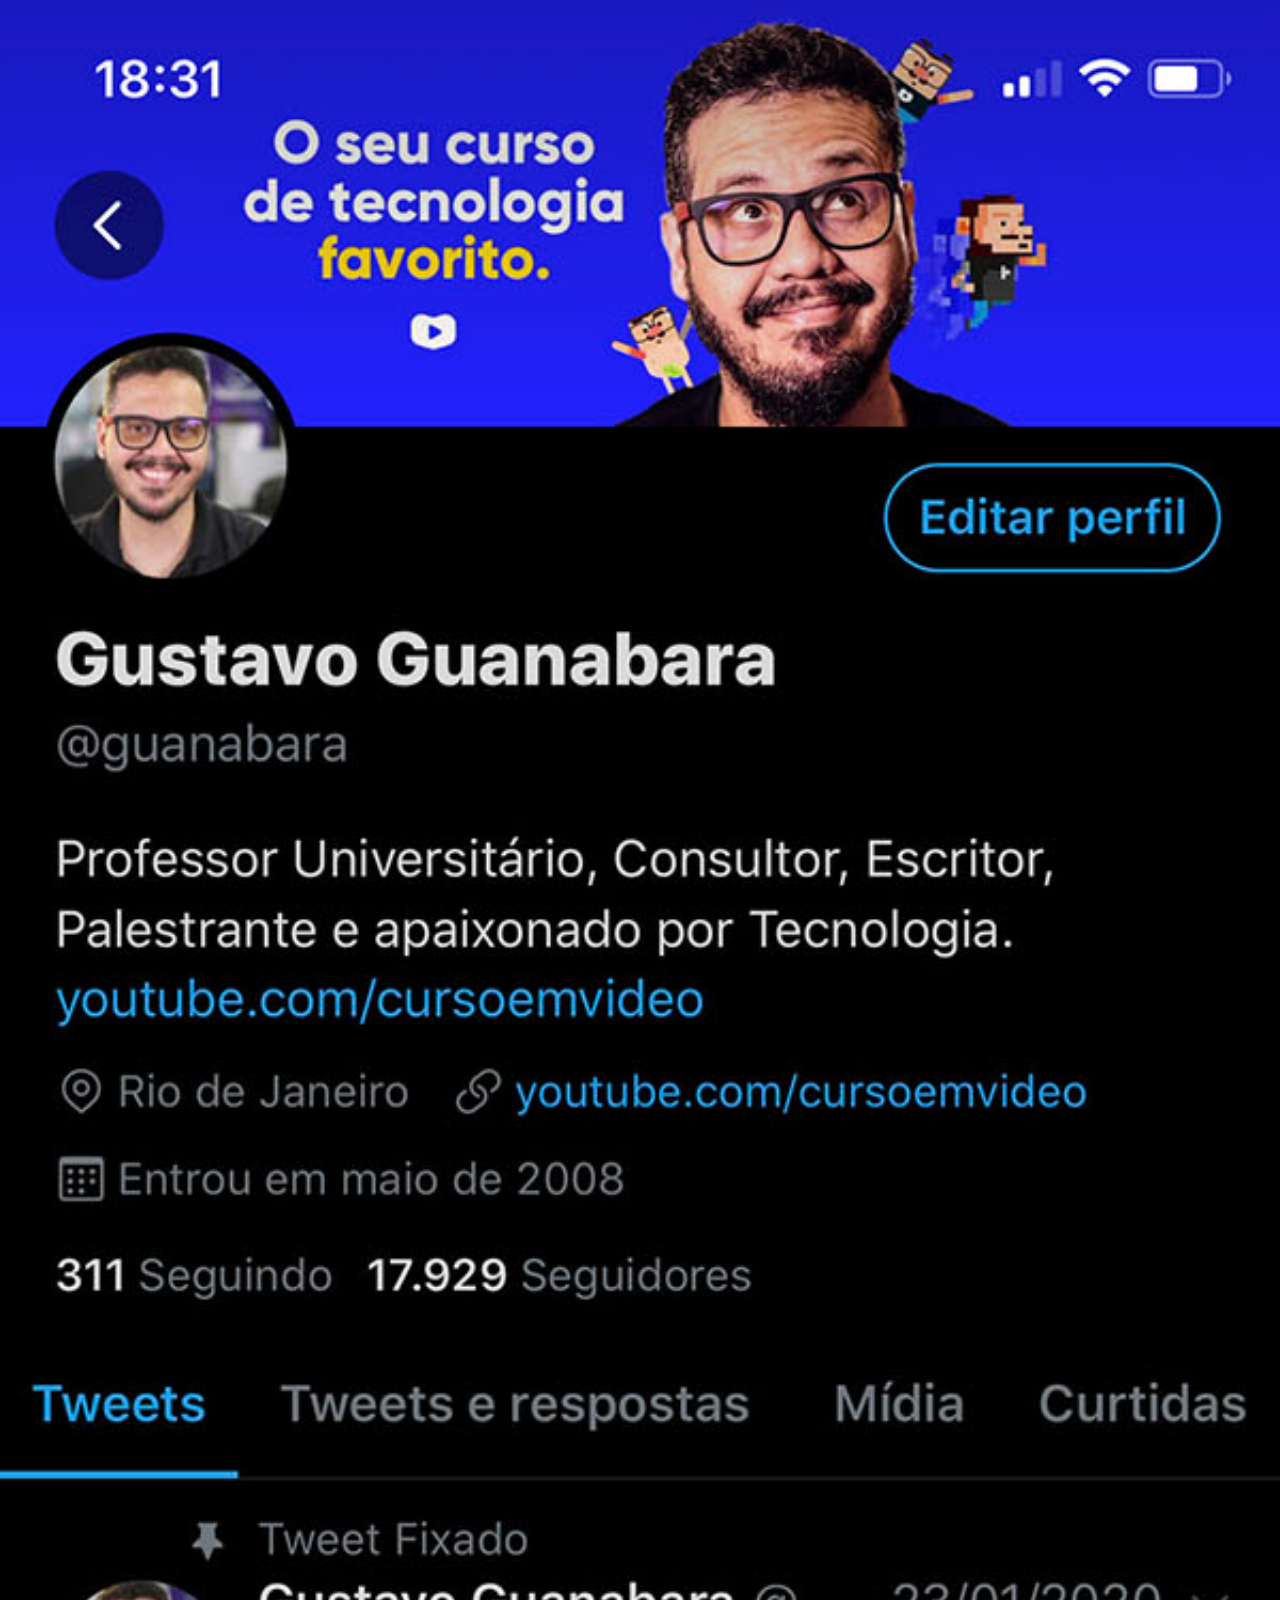
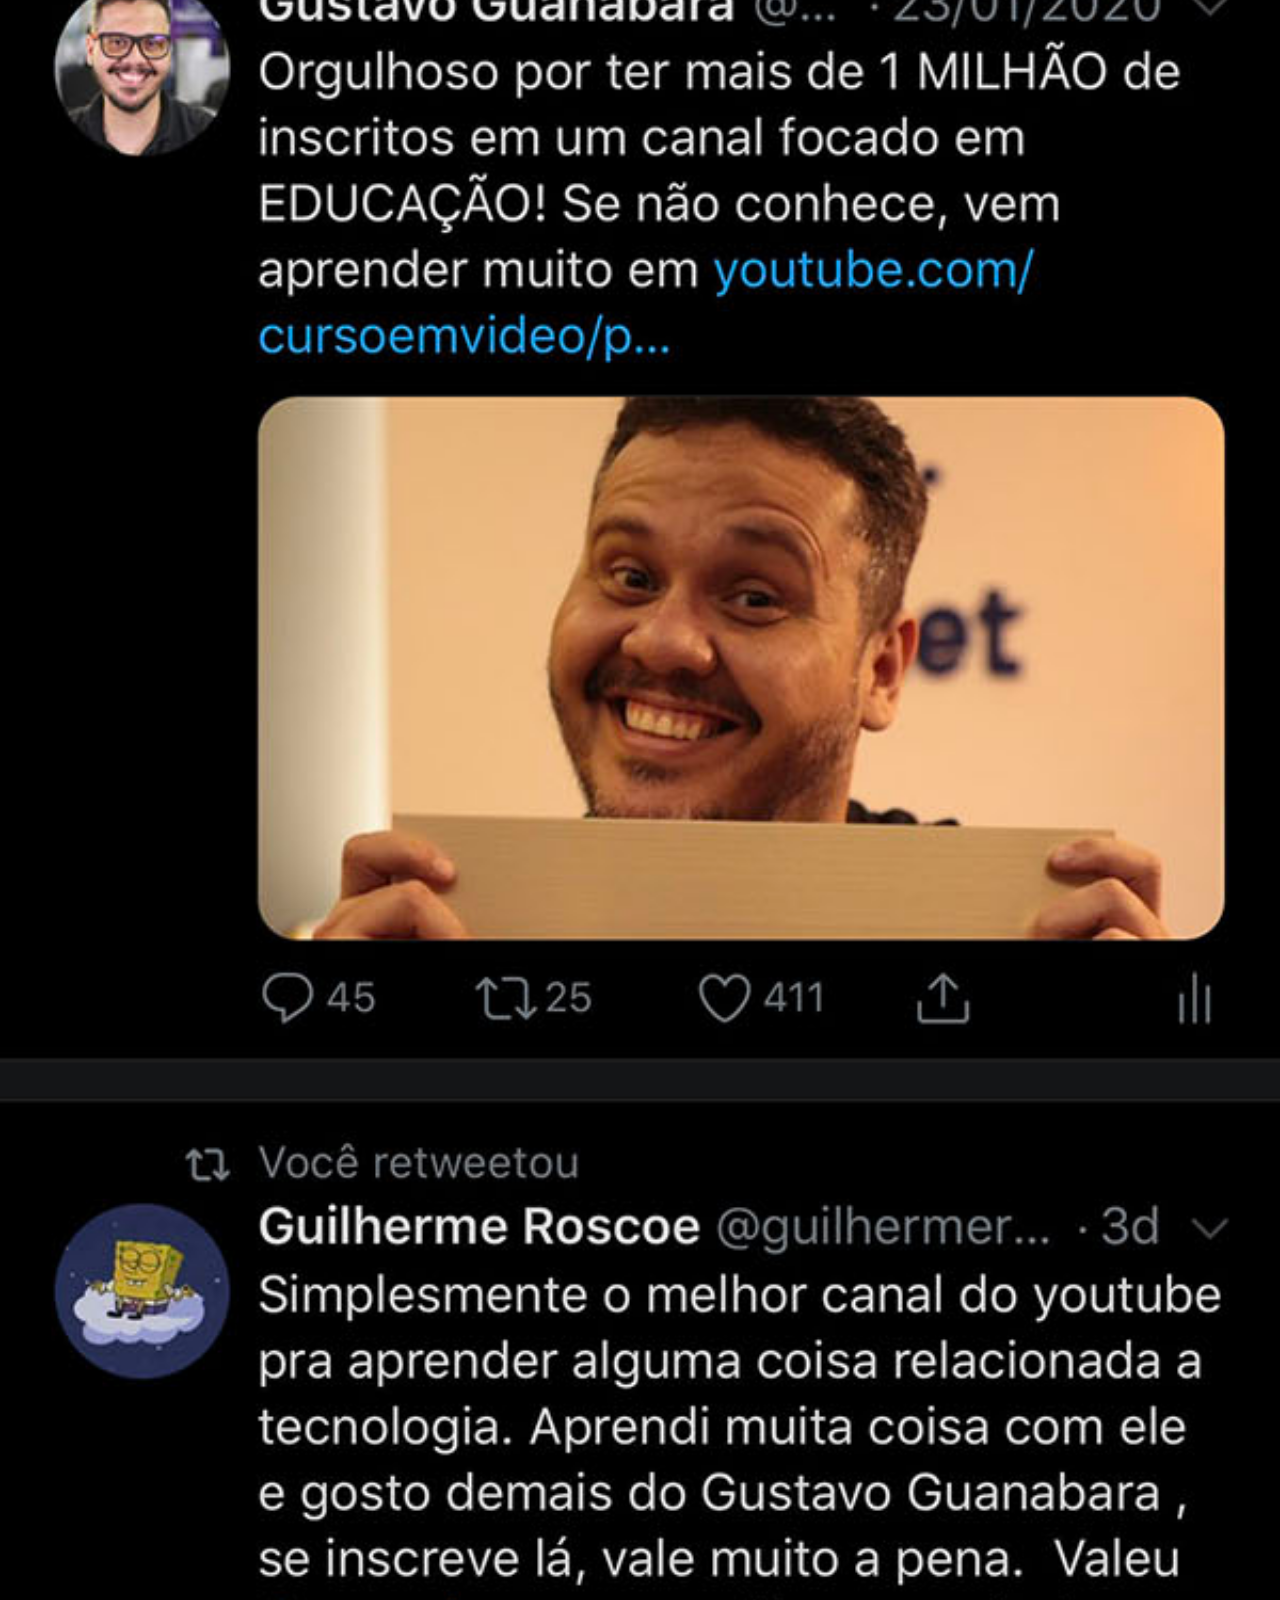
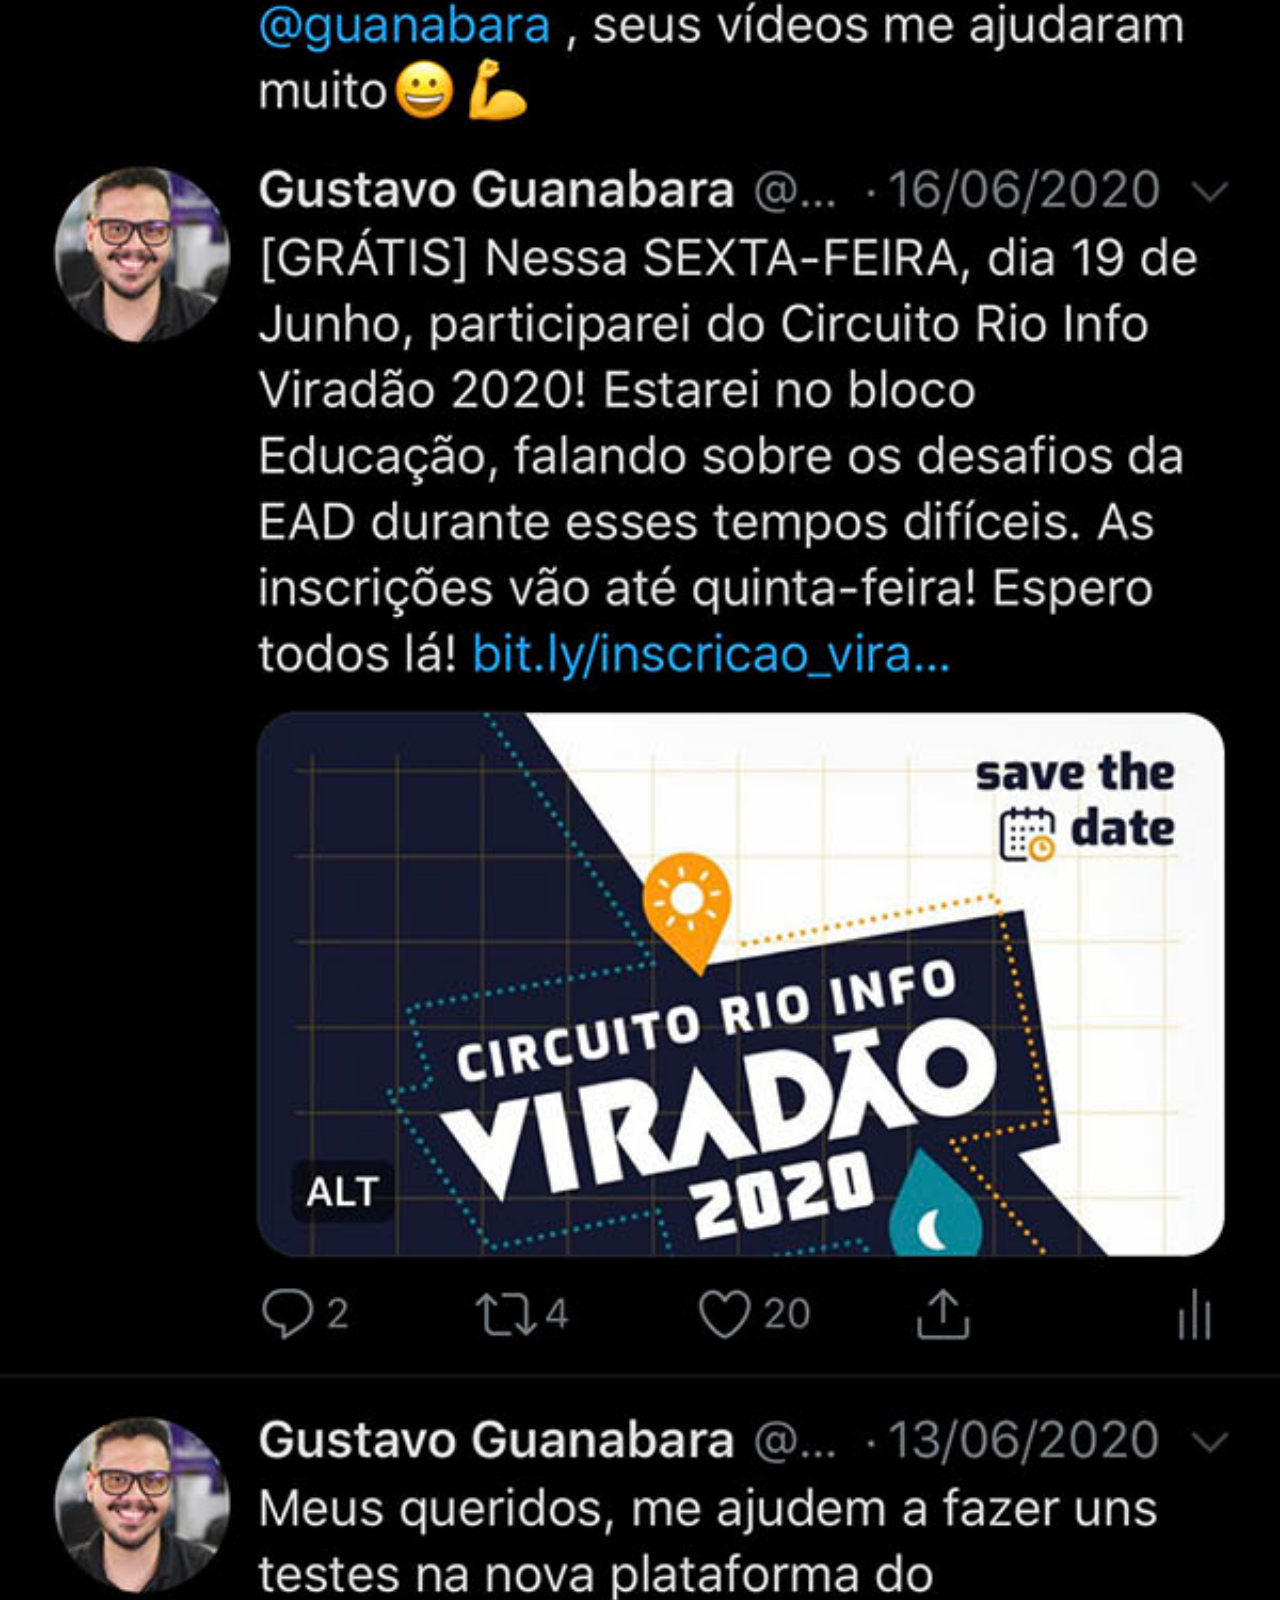
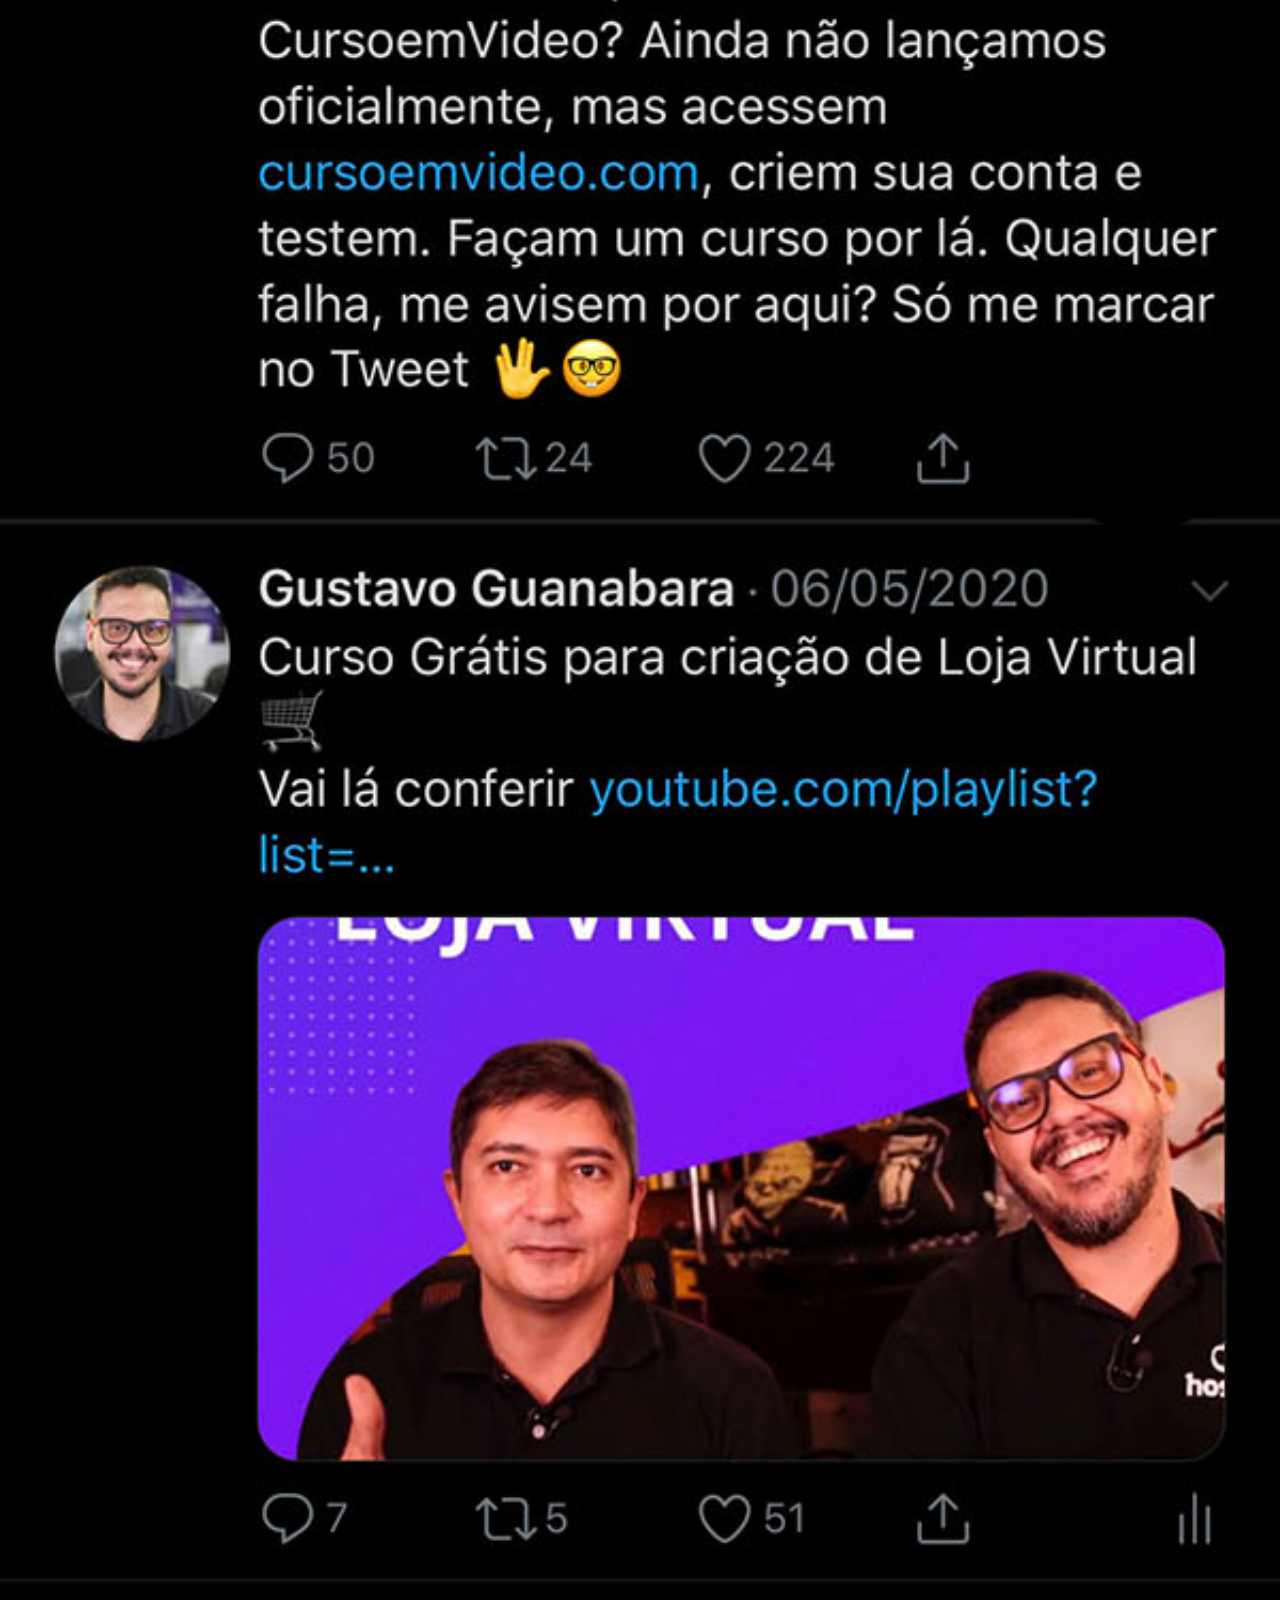
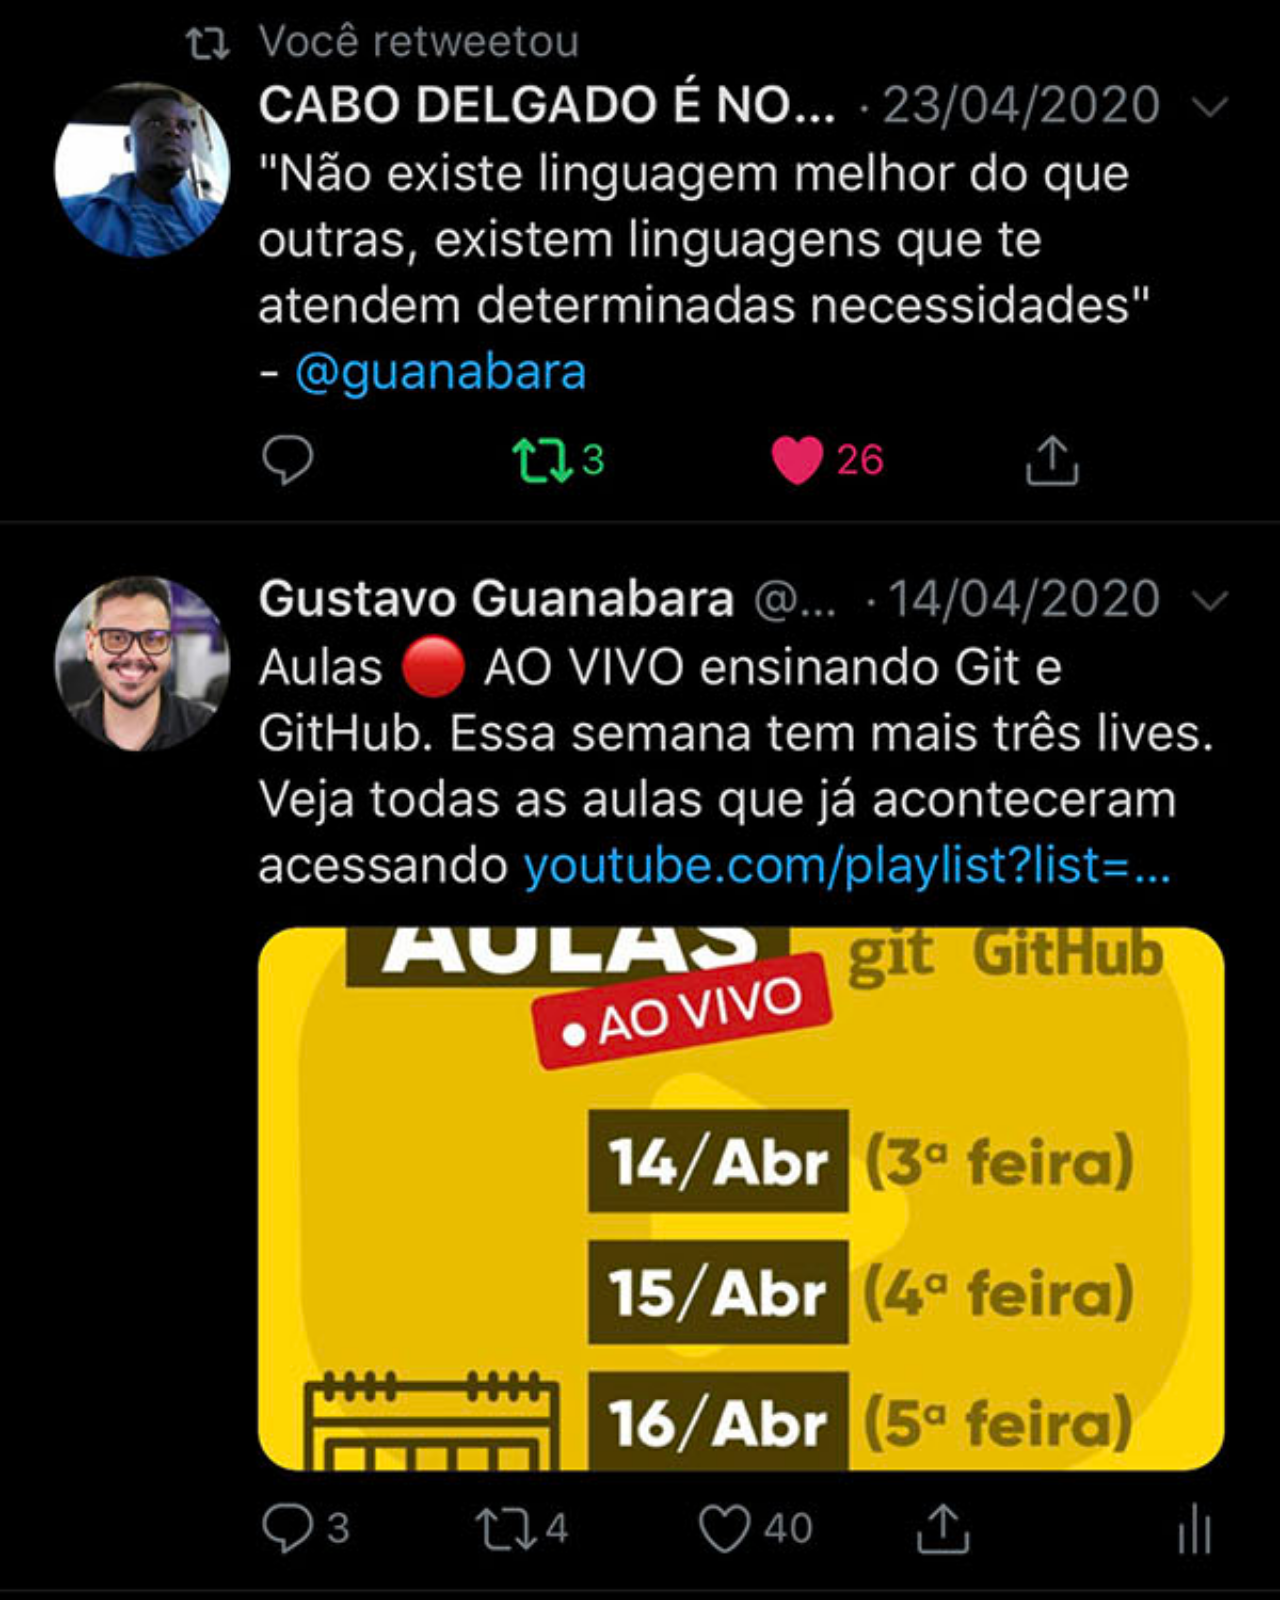
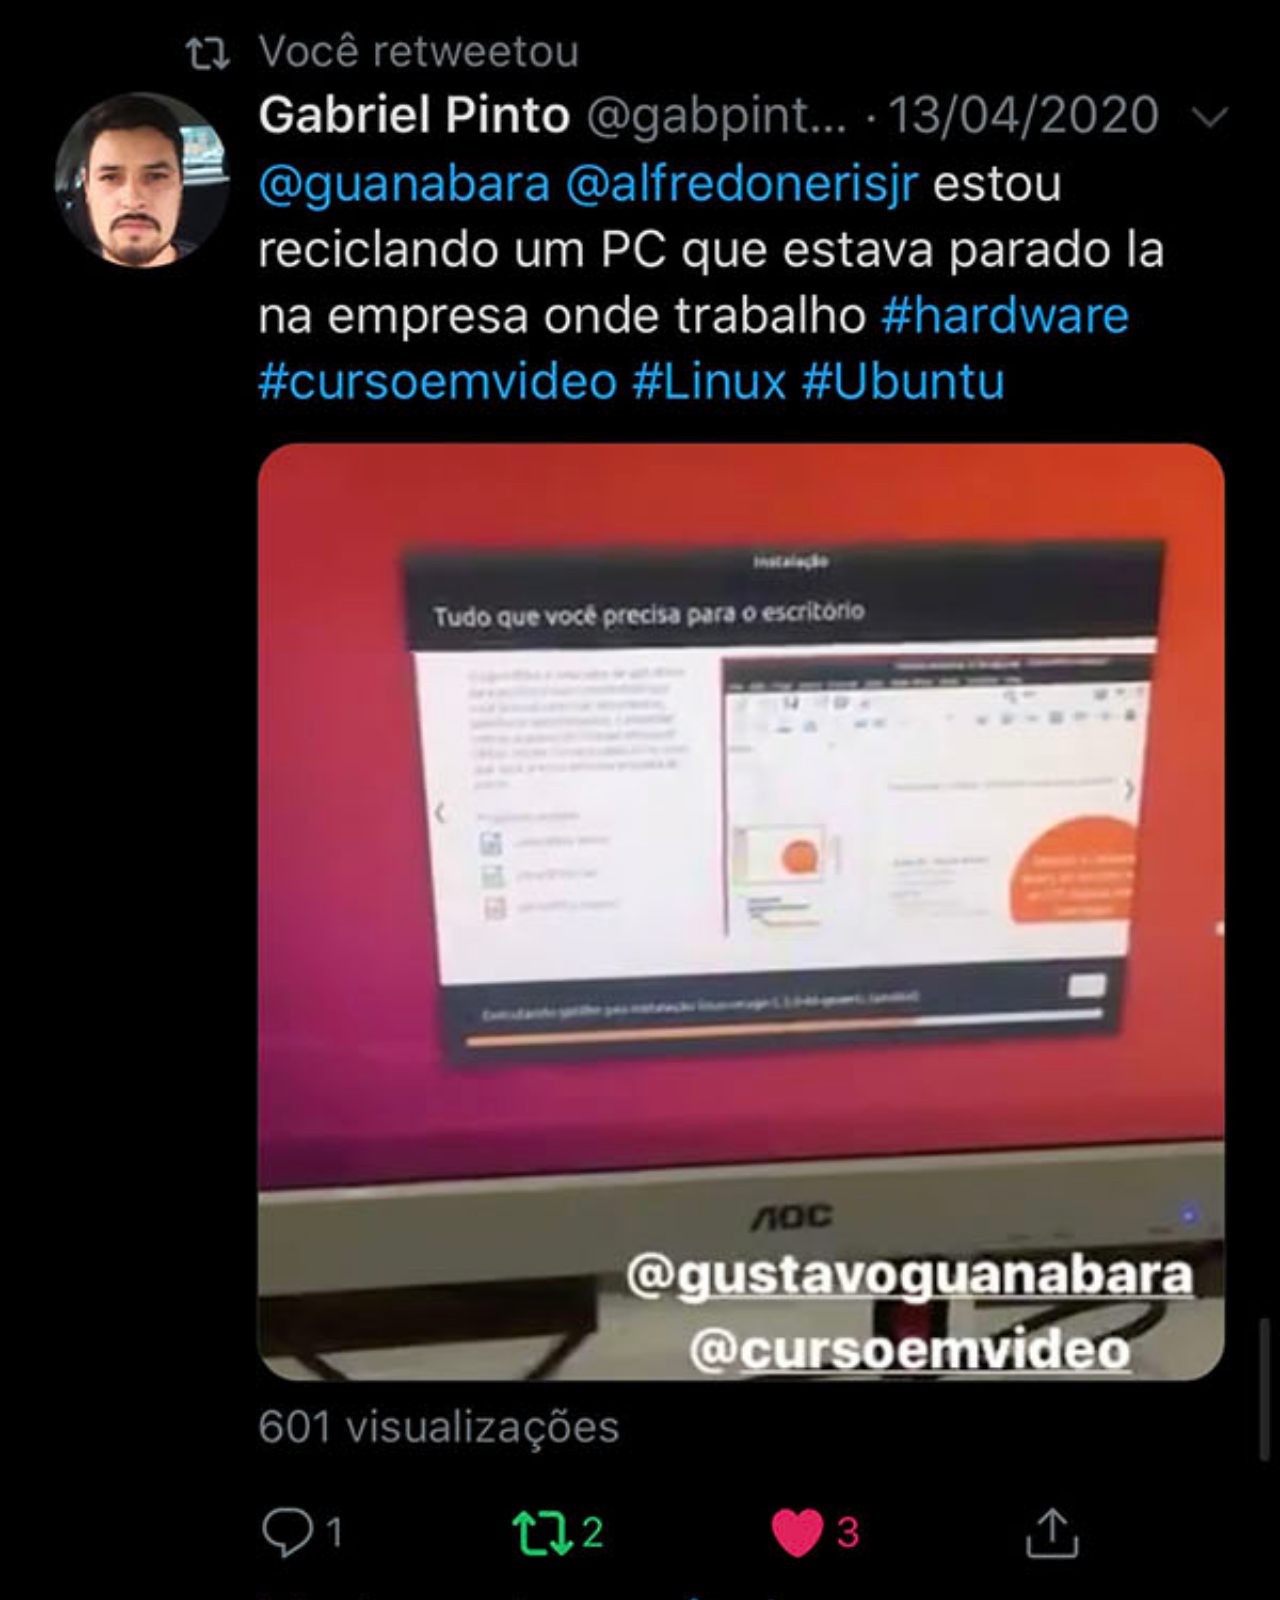
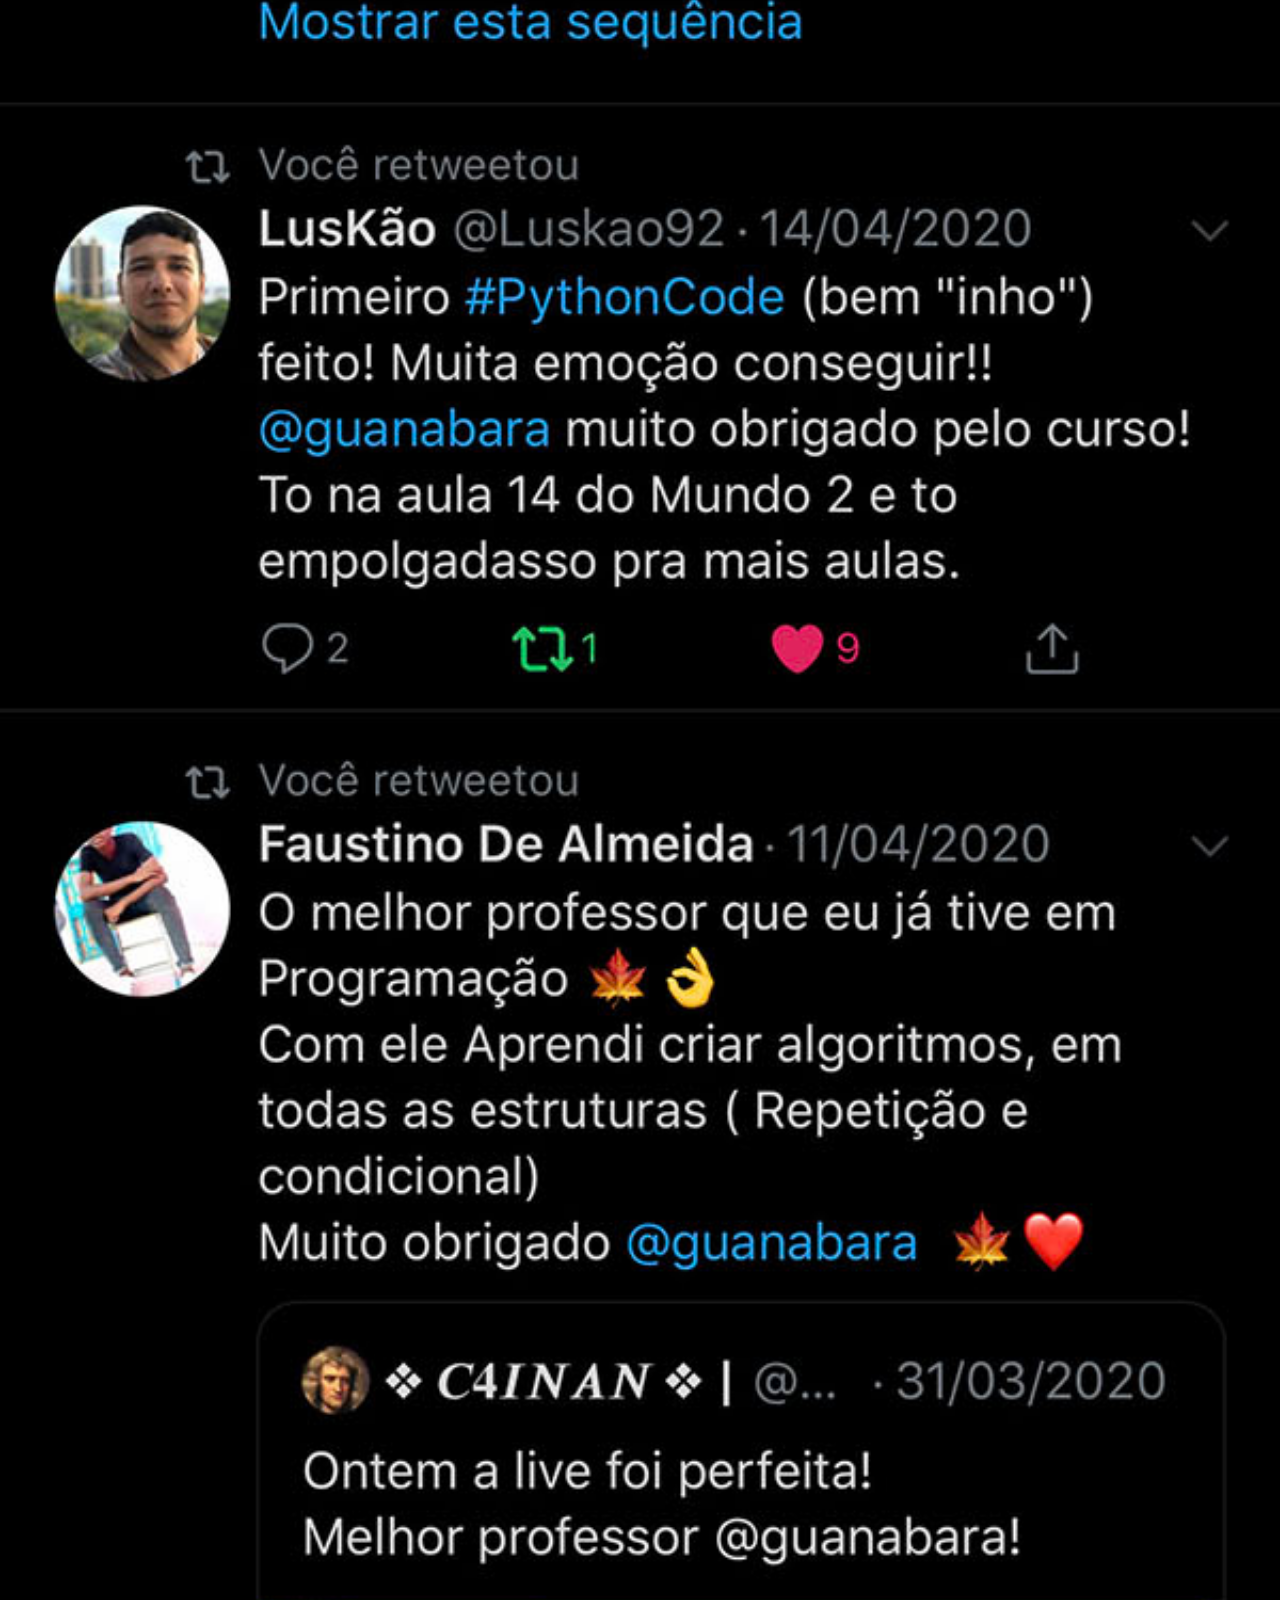
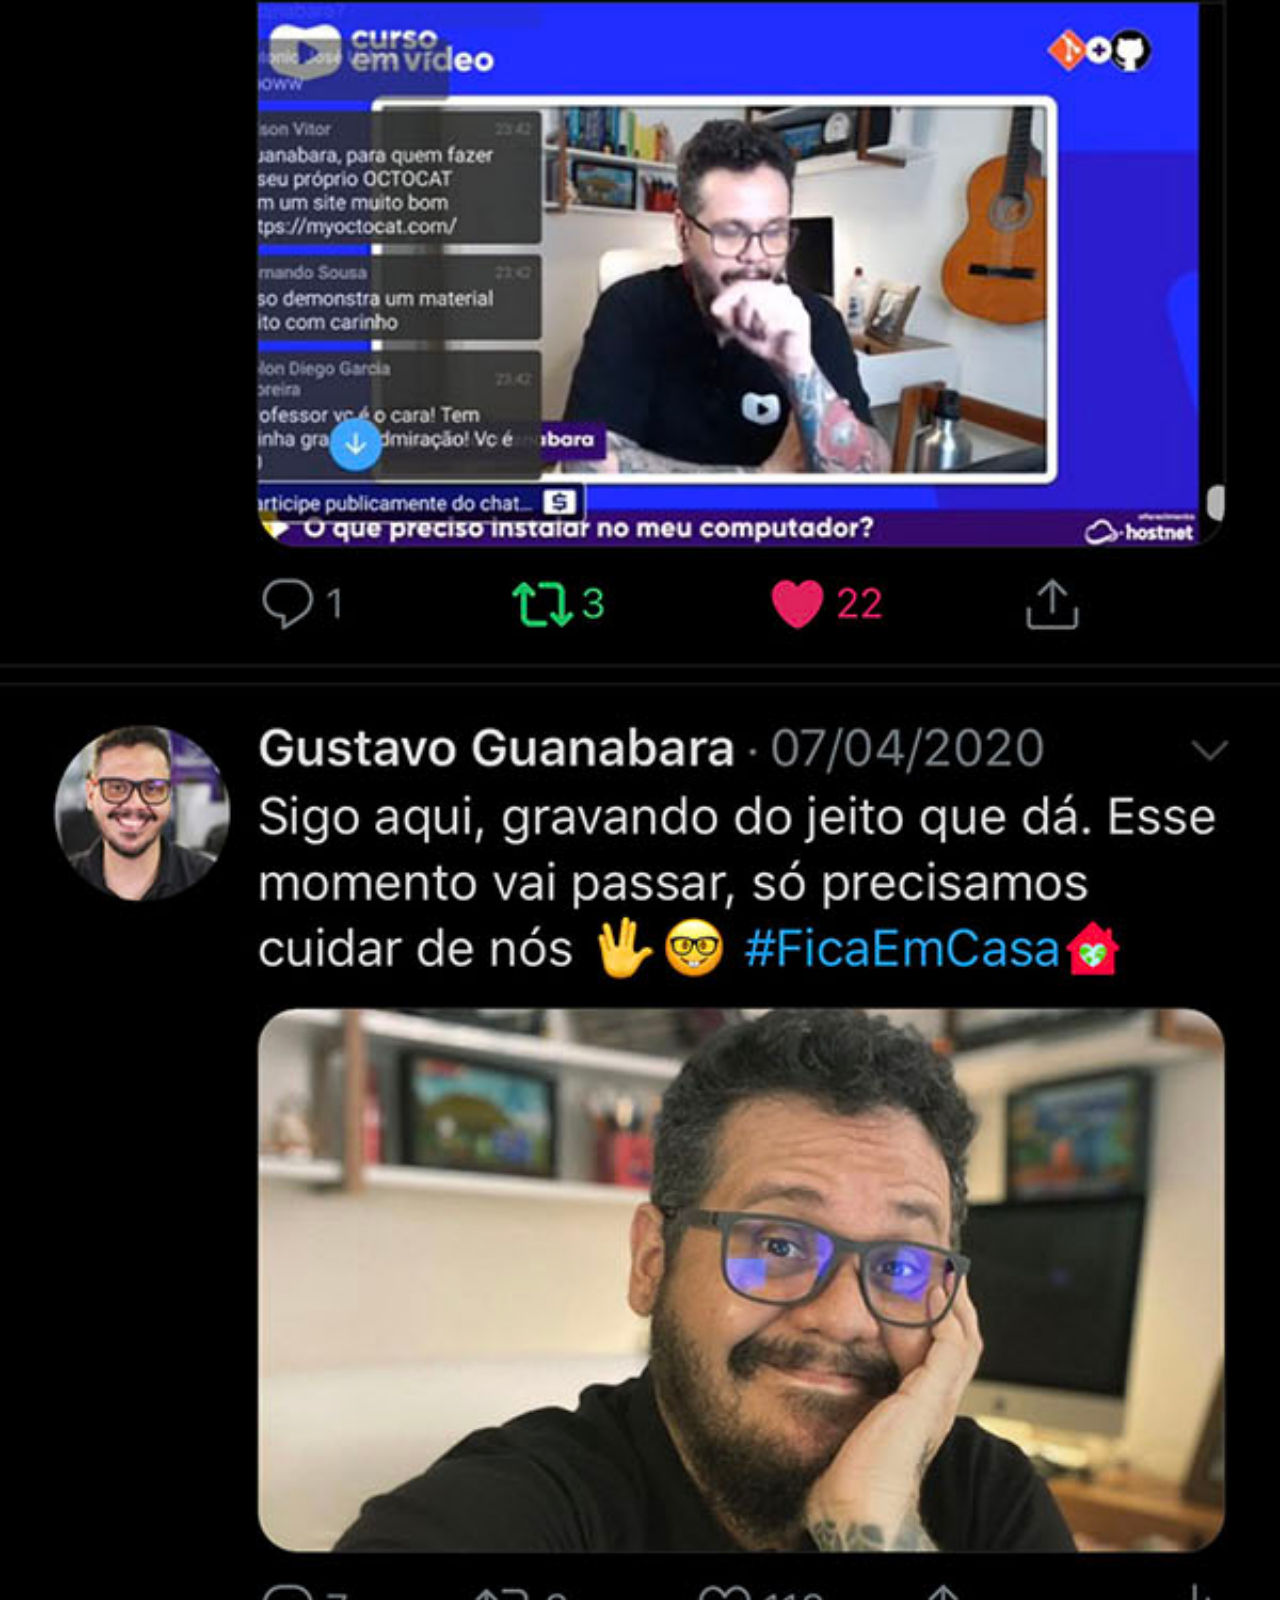
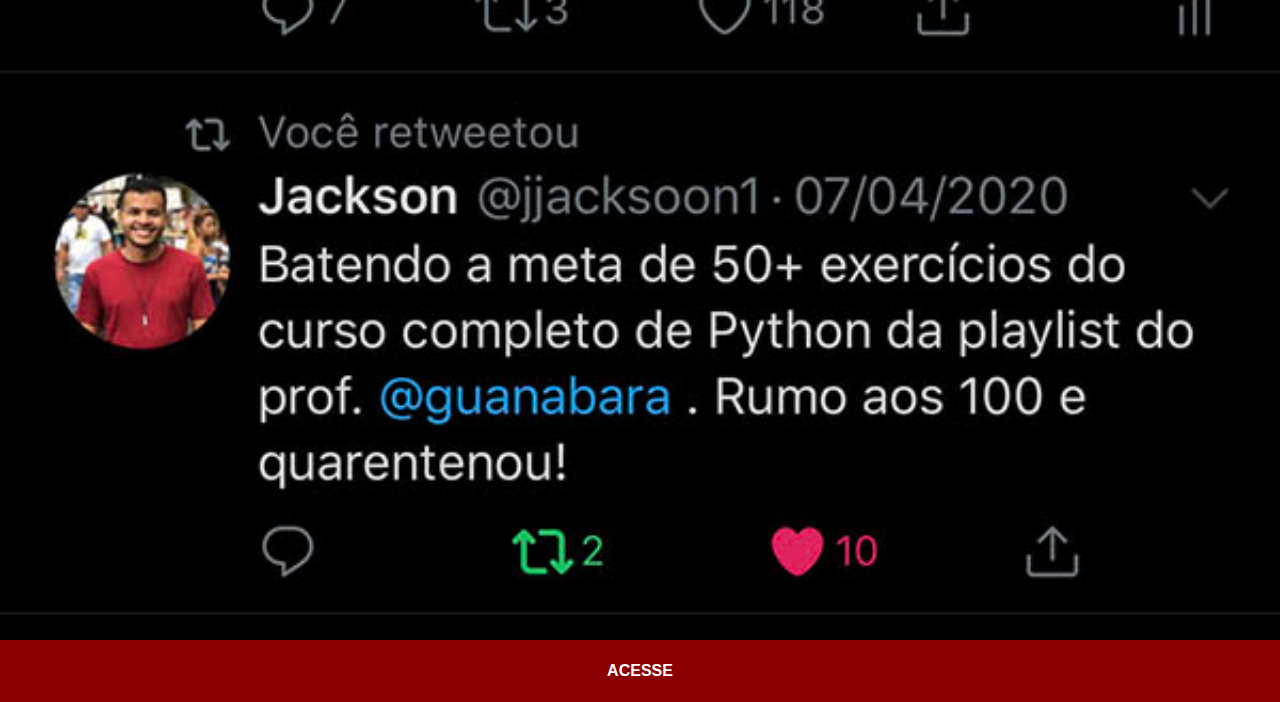
<file: twitter.html>
<!DOCTYPE html>
<html lang="pt-br">
<head>
    <meta charset="UTF-8">
    <meta http-equiv="X-UA-Compatible" content="IE=edge">
    <meta name="viewport" content="width=device-width, initial-scale=1.0">
    <title>Twitter</title>
    <link rel="stylesheet" href="estilos/social.css">
</head>
<body>
    <img src="imagens/tela-twitter.jpg" alt="Twitter">
    <a href="https://twitter.com/guanabara" target="_blank">ACESSE</a>
    
</body>
</html>
</file>
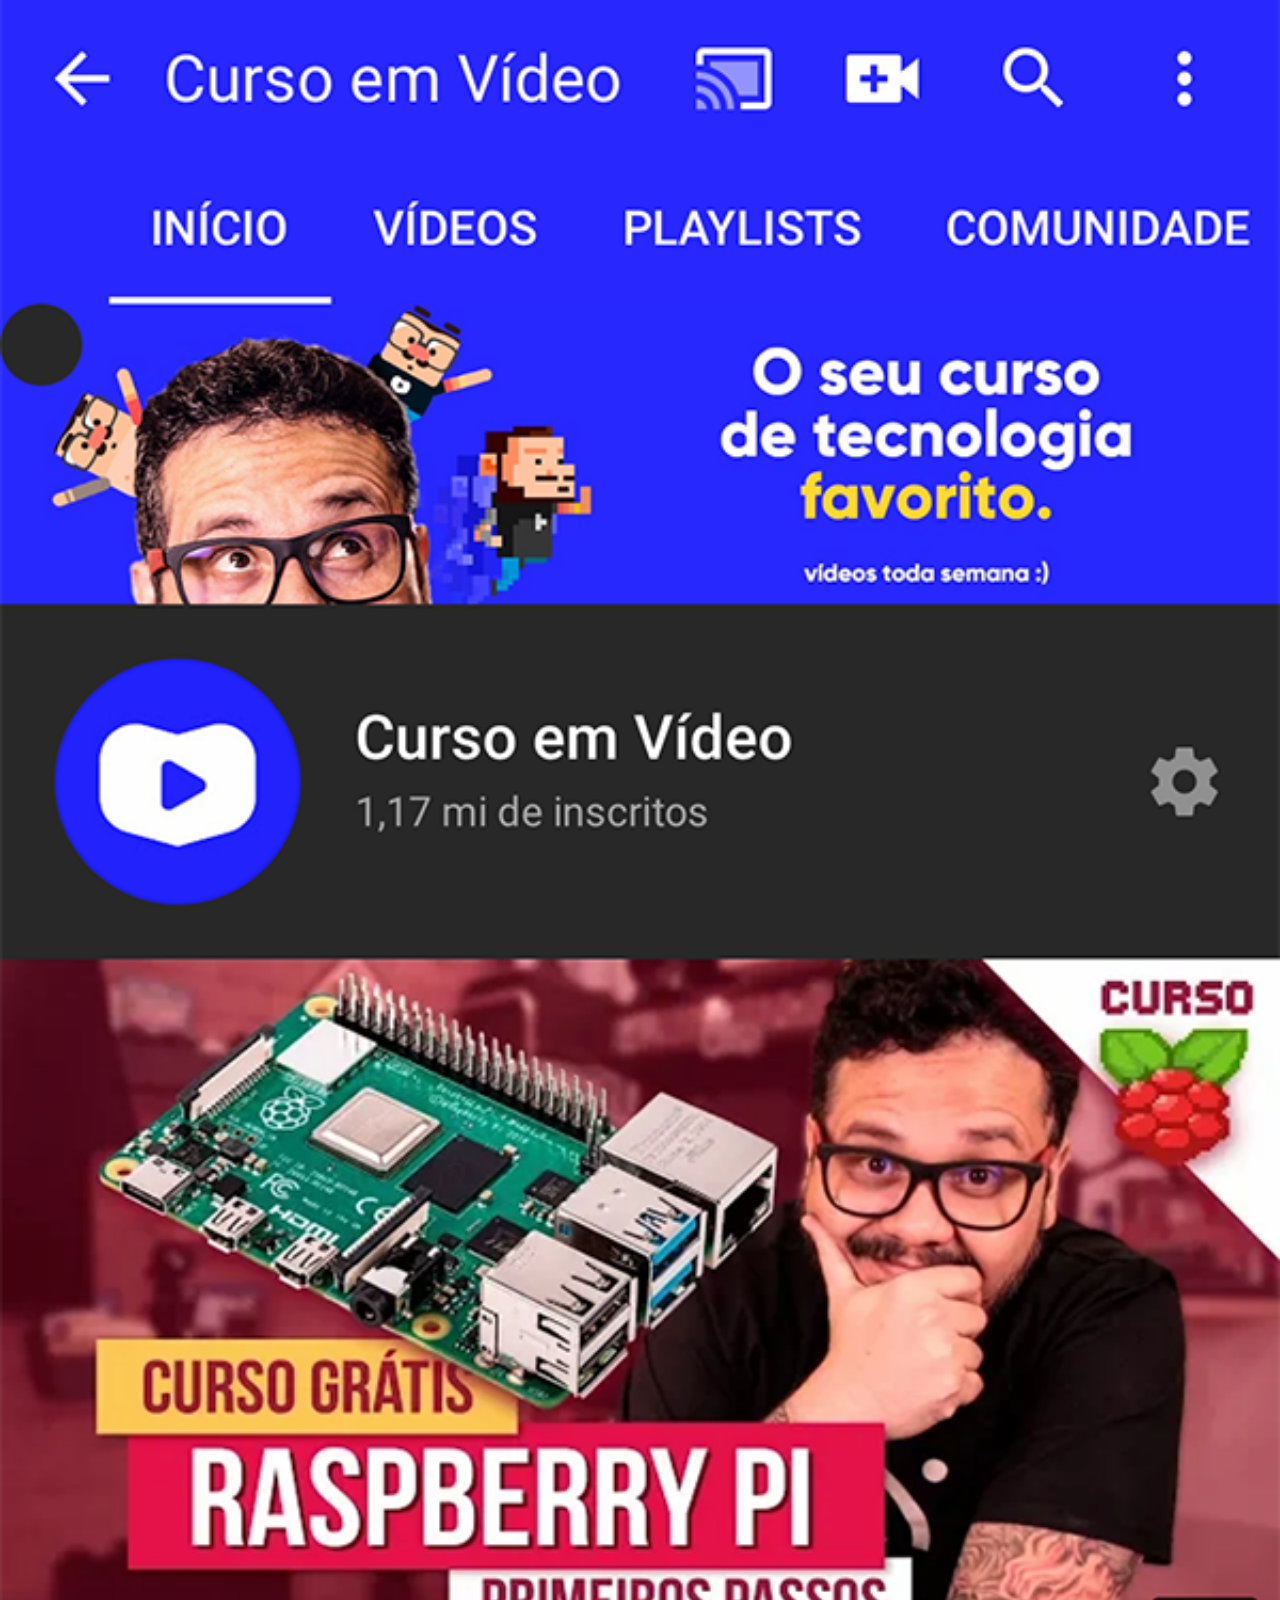
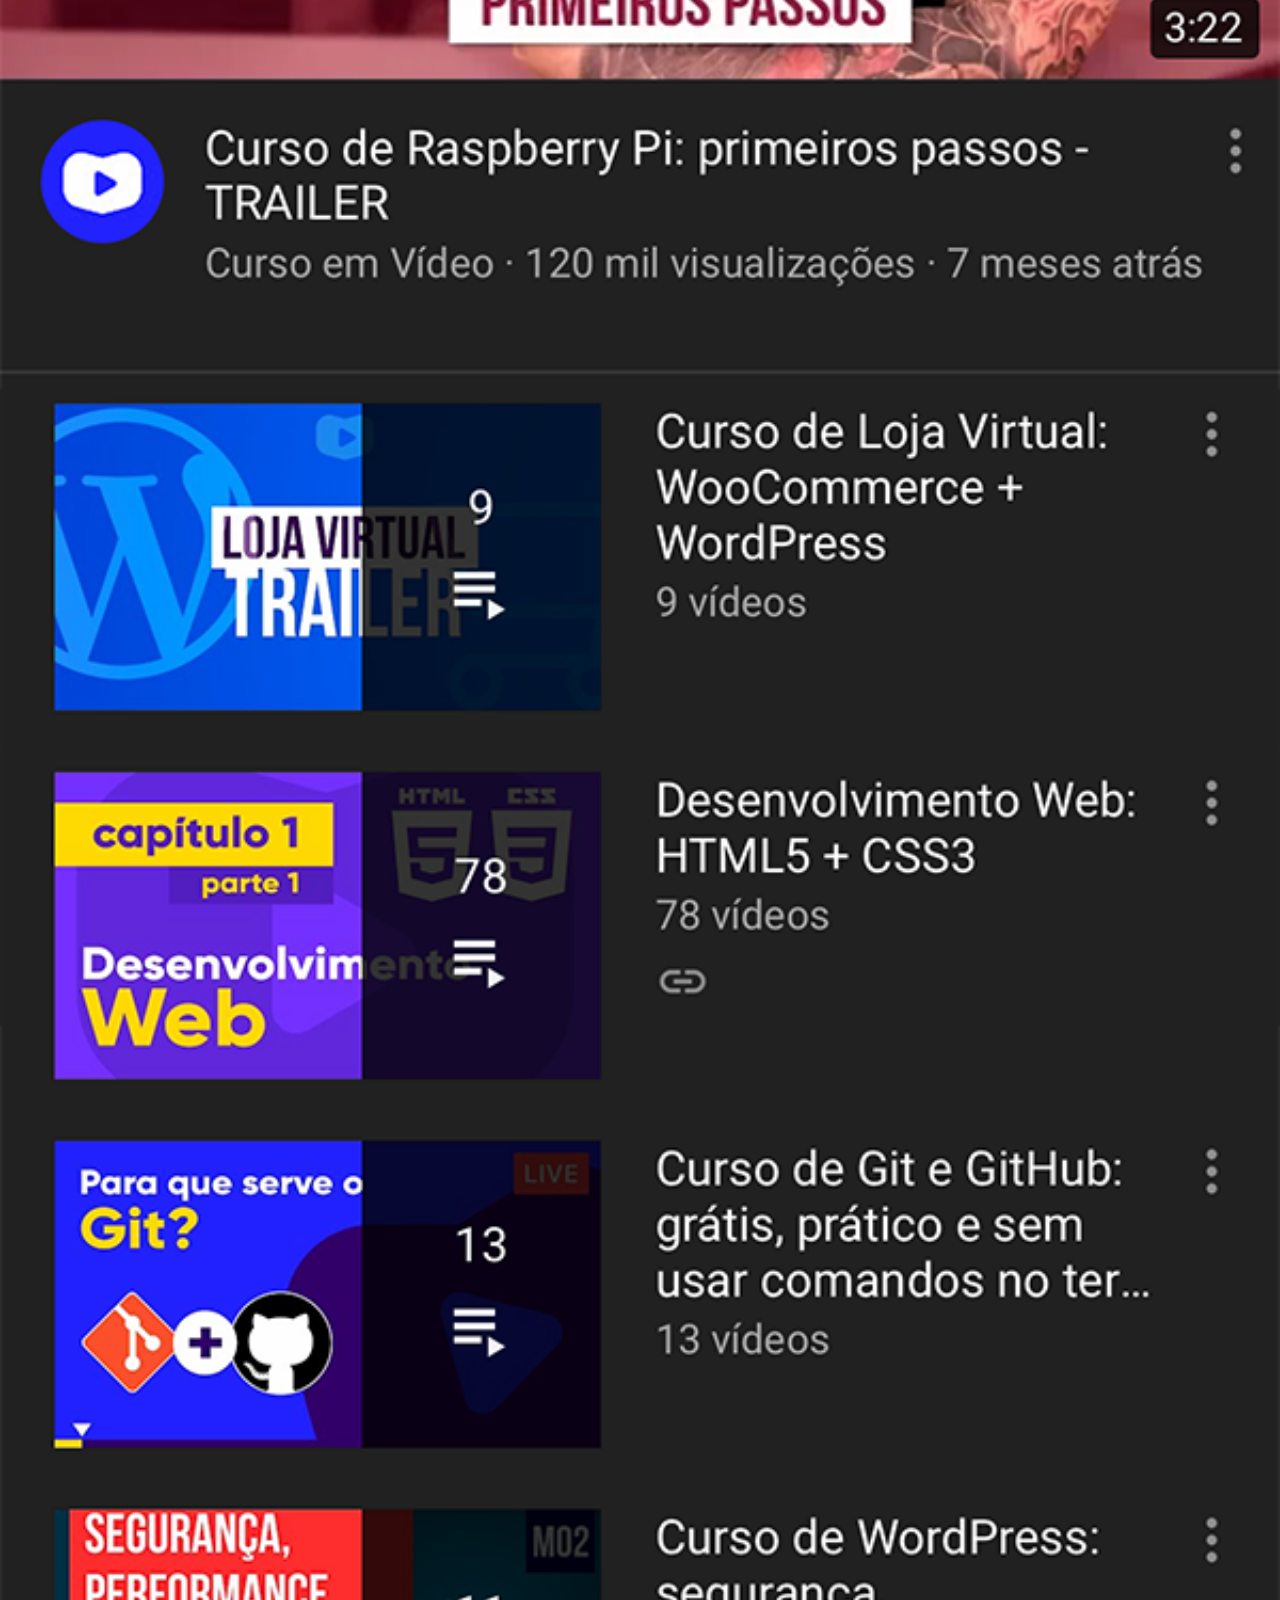
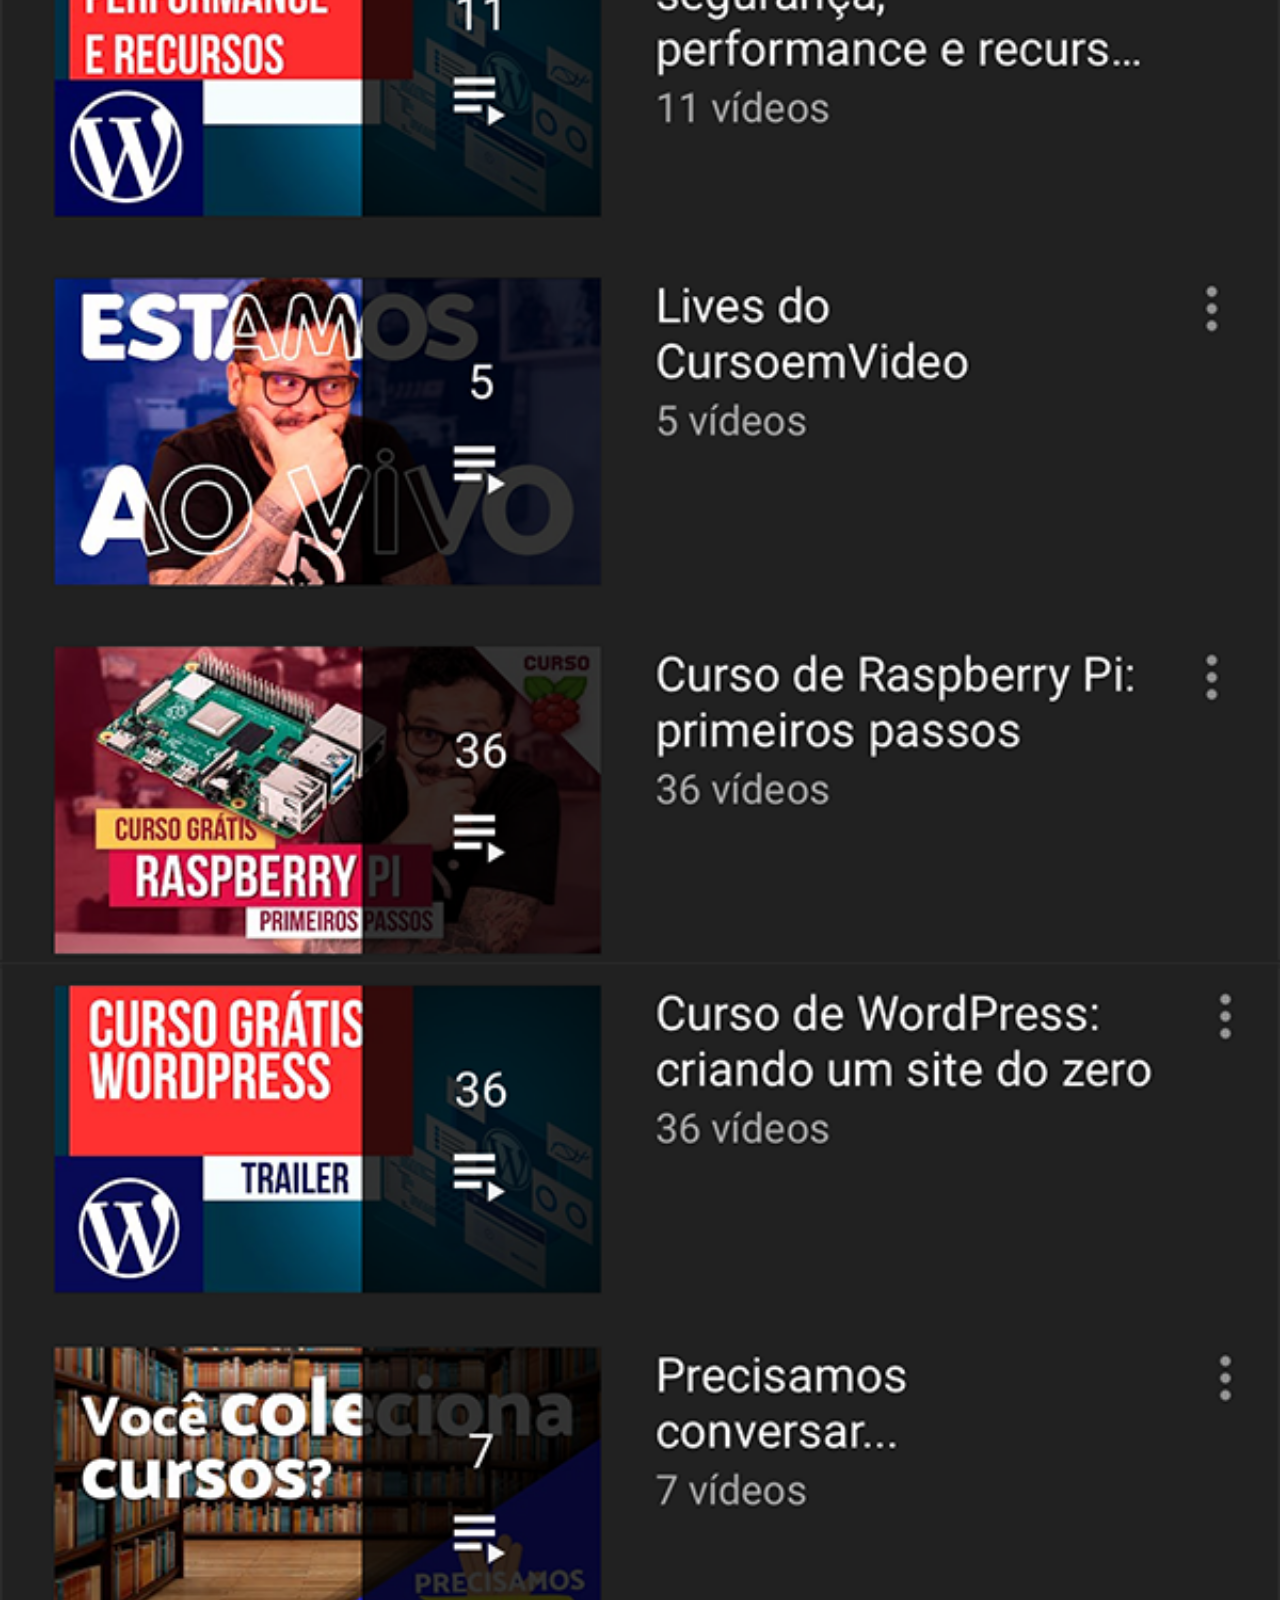
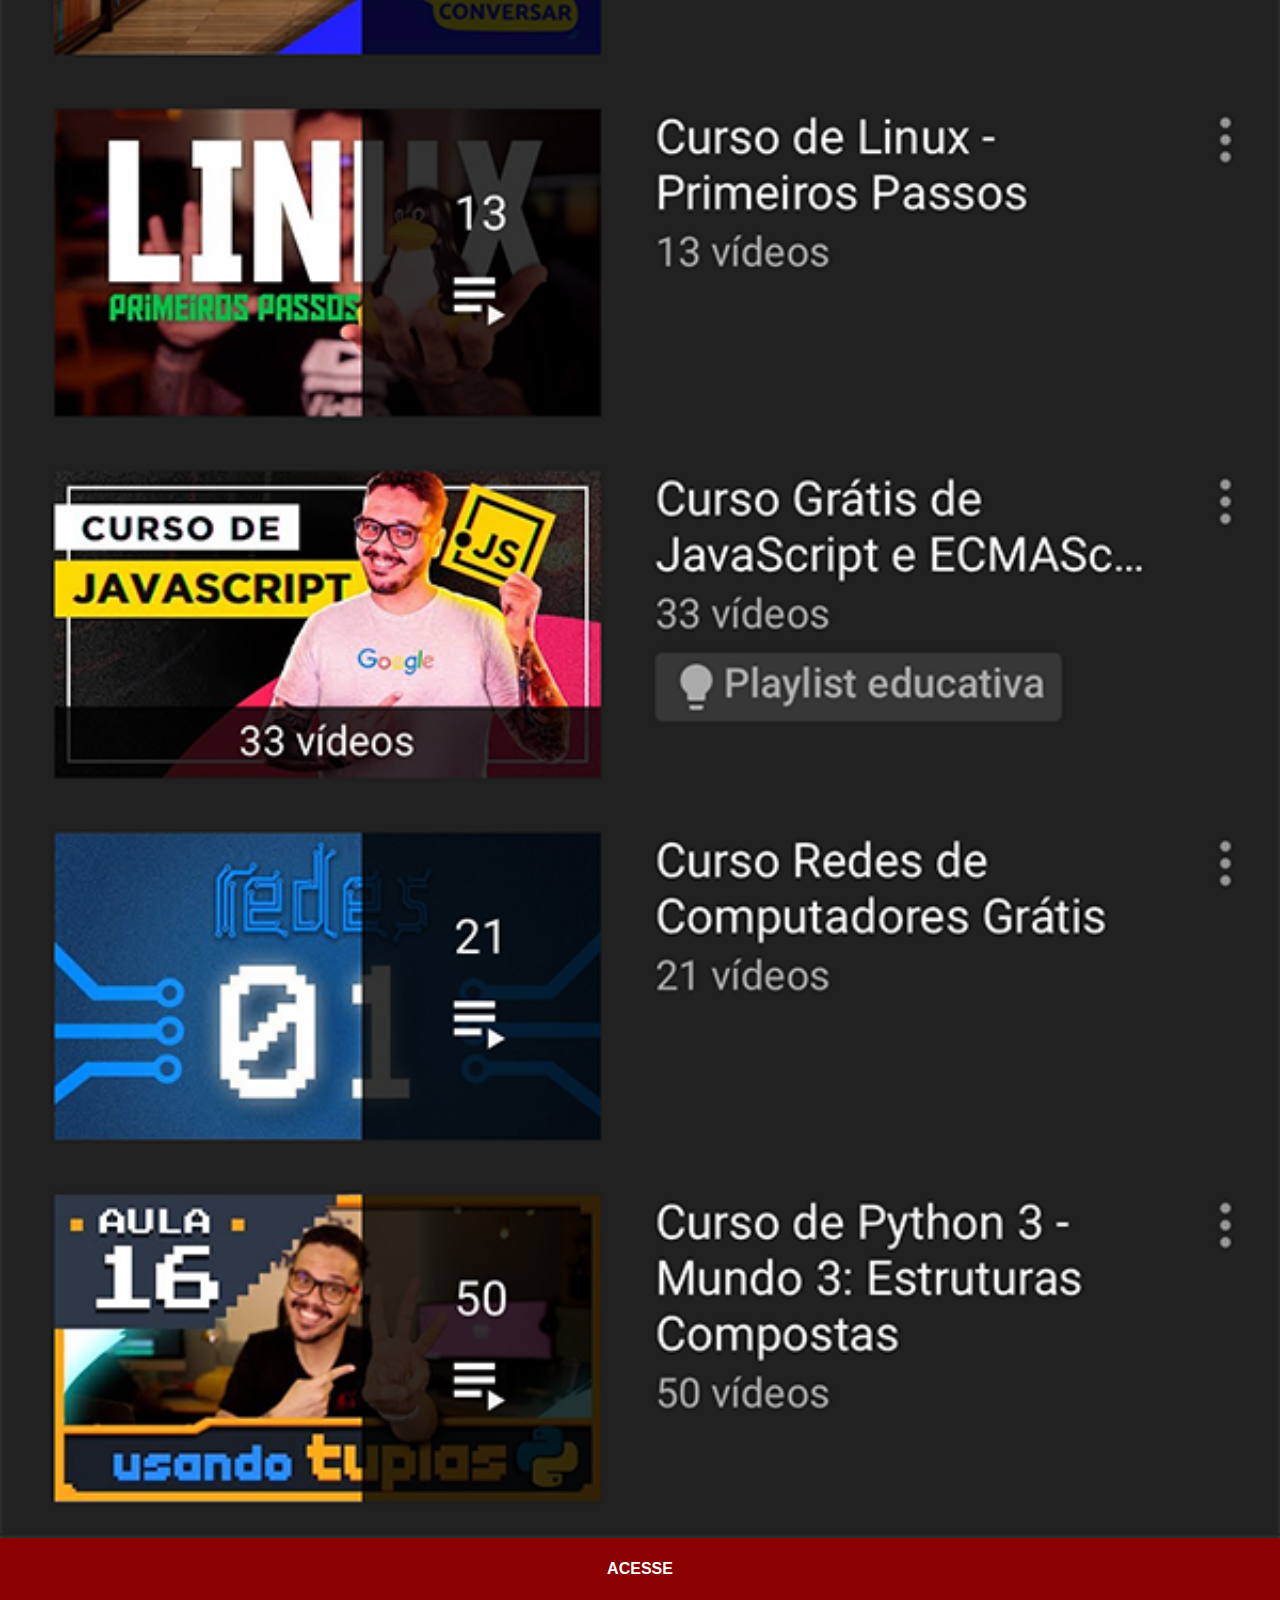
<file: youtube.html>
<!DOCTYPE html>
<html lang="pt-br">
<head>
    <meta charset="UTF-8">
    <meta http-equiv="X-UA-Compatible" content="IE=edge">
    <meta name="viewport" content="width=device-width, initial-scale=1.0">
    <title>Youtube</title>
    <link rel="stylesheet" href="estilos/social.css">
    
</head>
<body>
    <img src="imagens/tela-youtube.png" alt="Youtube">
    <a href="https://www.youtube.com/@CursoemVideo/playlists" target="_blank">ACESSE</a>
    
</body>
</html>
</file>
<file: estilos/style.css>
@charset "UFT-8F";

*{
    margin: 0px;
    padding: 0px;
    font-family: Arial, Helvetica, sans-serif;
}

html, body{
    height: 100vh;
    width: 100vw;
    background-color: black;
}
body{
    background: url('../imagens/fundo-madeira.jpg') no-repeat top center;
    background-size: cover;
    background-attachment: fixed;
}
main{
    position: relative;
    height: 100vh;    
    
}
section#telefone{
    position: absolute;
    top:50%;
    left: 50%;
    transform: translate( -50%,-50%);

    height: 529px;
    width: 262px;
    
    background: url('../imagens/frame-iphonemenor.png') no-repeat;
}

iframe#tela{
    position: relative;
    top: 69px;
    left: 20px;
    width: 222px;
    height: 395px;
}
section#redes-sociais{
    text-align: right;
}

section#redes-sociais img{
    width: 50px;
    margin: 10px;
    border-radius: 50%;
    box-shadow: 2px 2px 5px rgba(0, 0, 0, 0.400);
    box-sizing: border-box;
    
}

section#redes-sociais img:hover{
    border: 2px solid rgba(255, 255, 255, 0.637);
    transform: translate(-3px, -3px);
    box-shadow: 5px 5px 10px rgba(0, 0, 0, 0.623);
    transition: 0.5s, border 0.5s;

}
</file>
<file: estilos/social.css>
@charset "UTF-8";

*{
    margin: 0px;
    padding: 0px;
    font-family: Arial, Helvetica, sans-serif;
}
::-webkit-scrollbar{
    width: 0px;
    height: 0px;
}
img{
    width: 100vw;
    margin-bottom: -4px;

}

a{
    display: block;
    background-color: darkred;
    padding: 22px;
    text-align: center;
    font-weight: bold;
    text-decoration: none;
    color: white;
}

a:hover{
    background-color: red;
    color: white;
}
</file>
